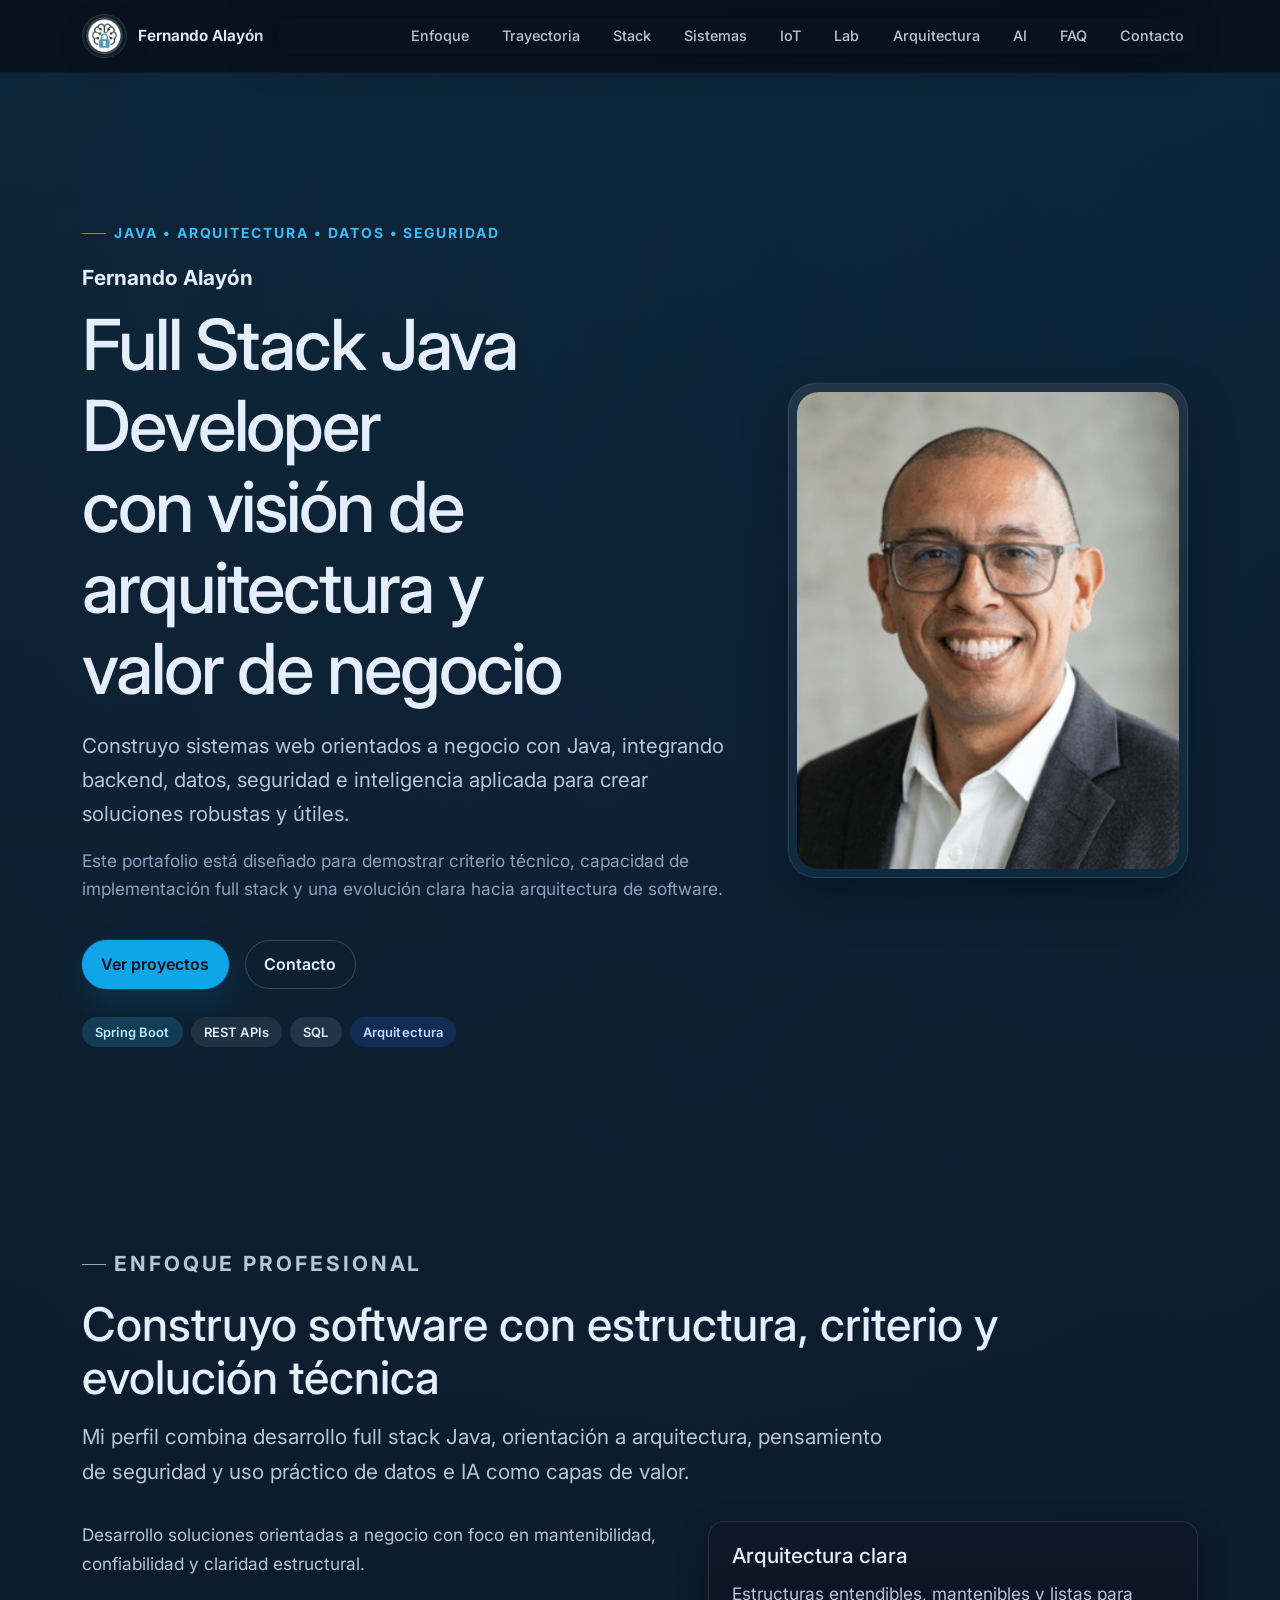
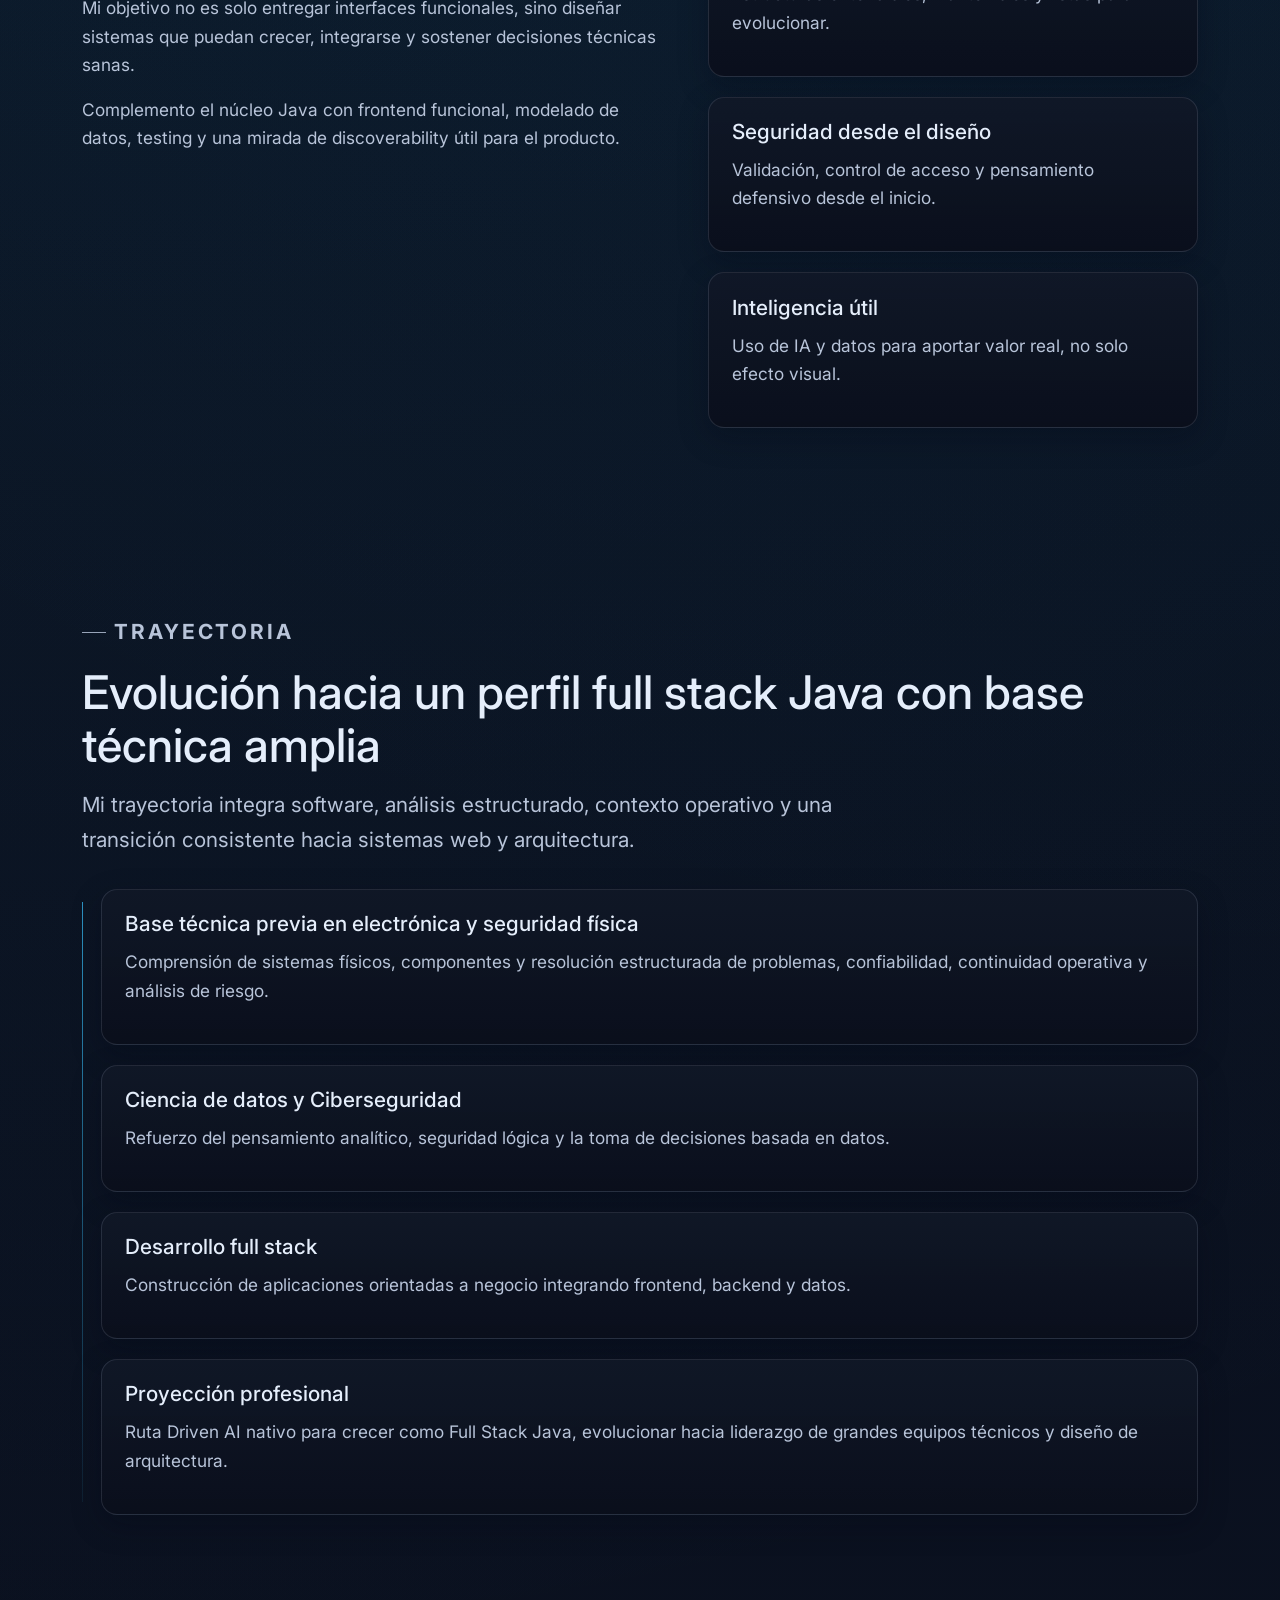
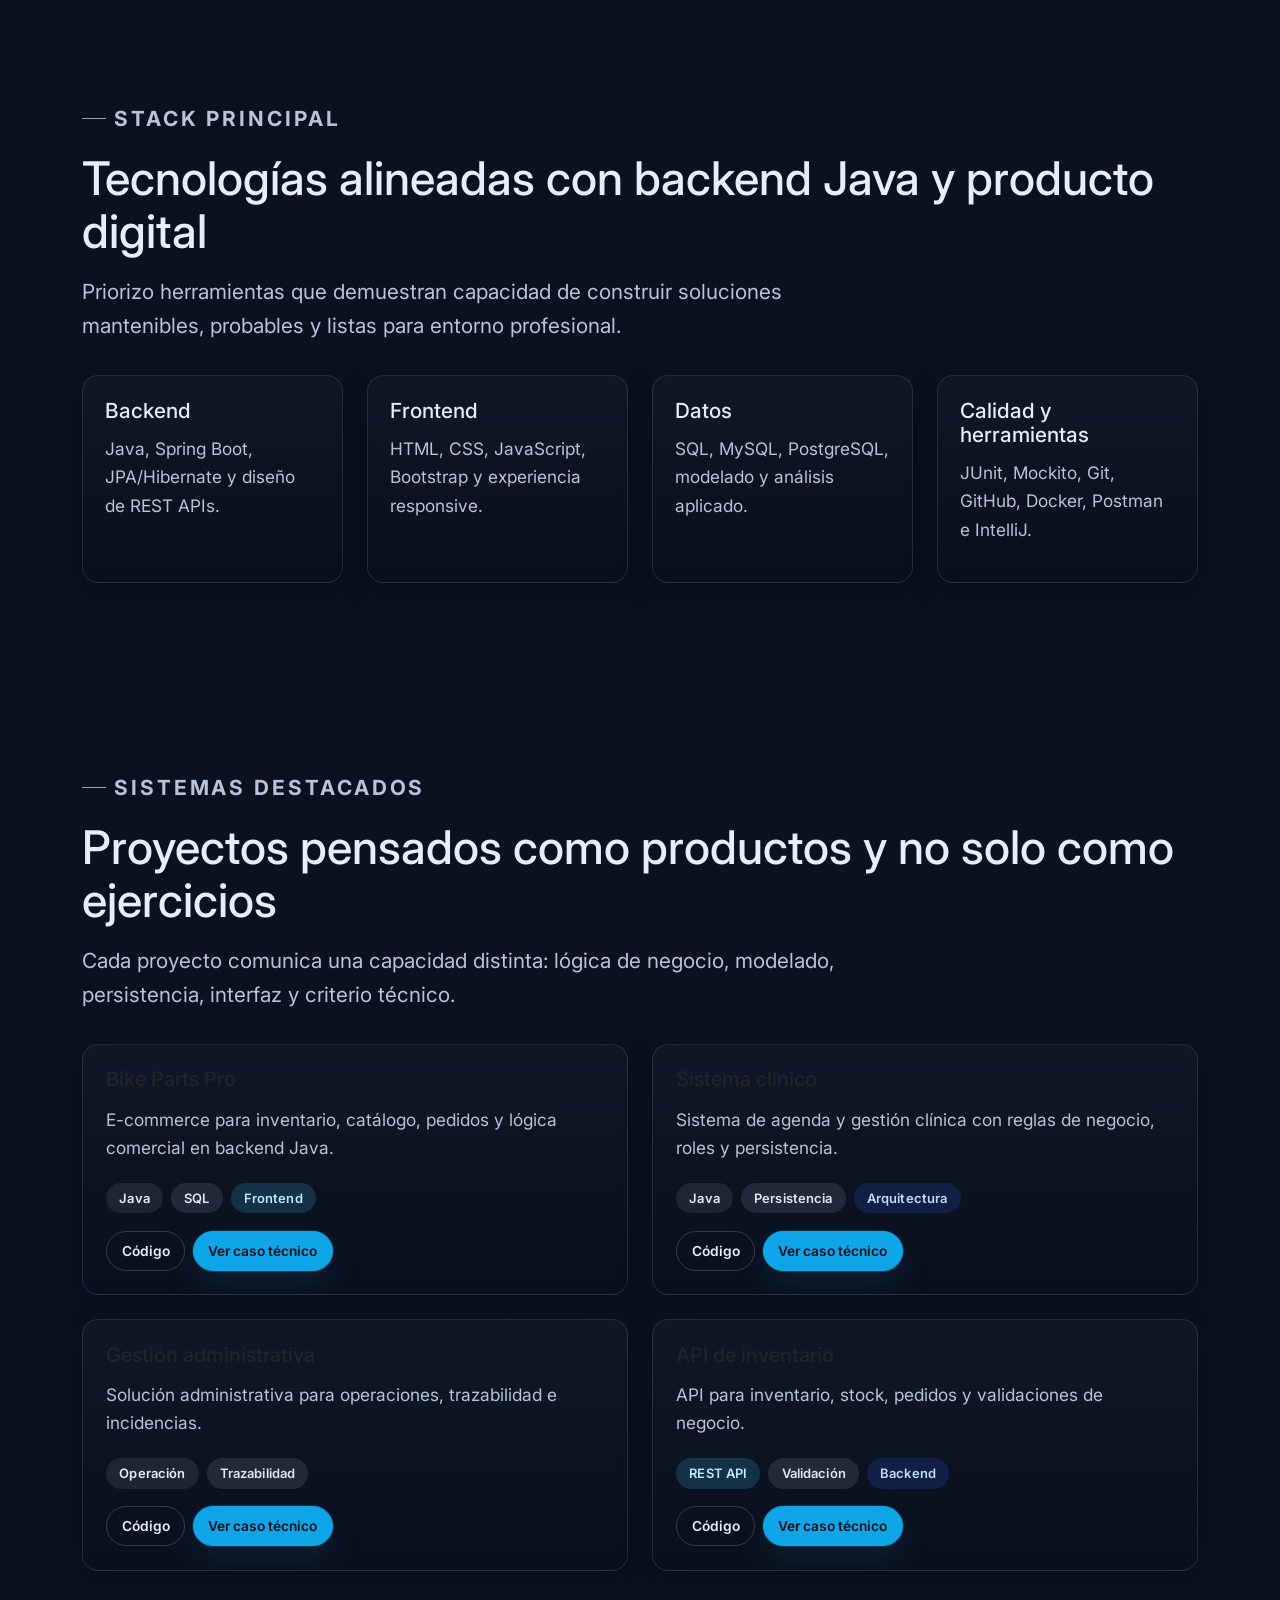
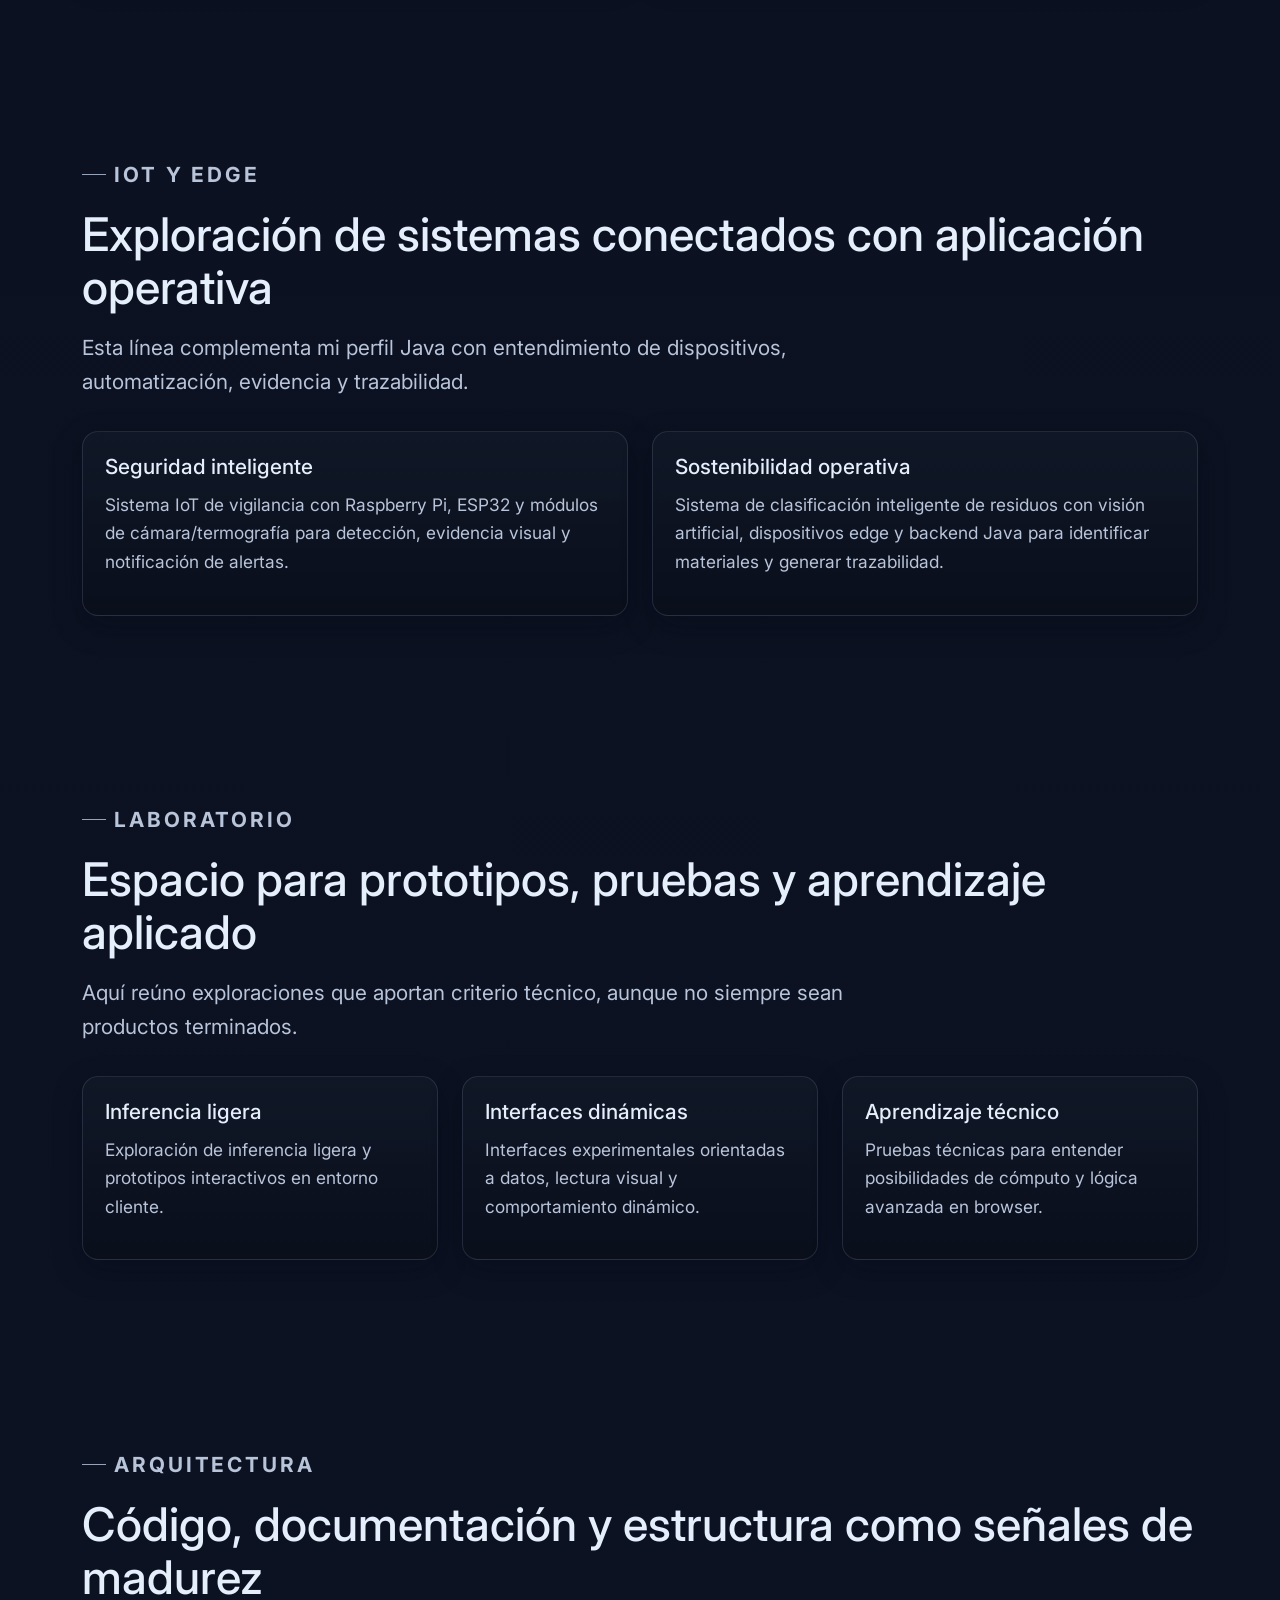
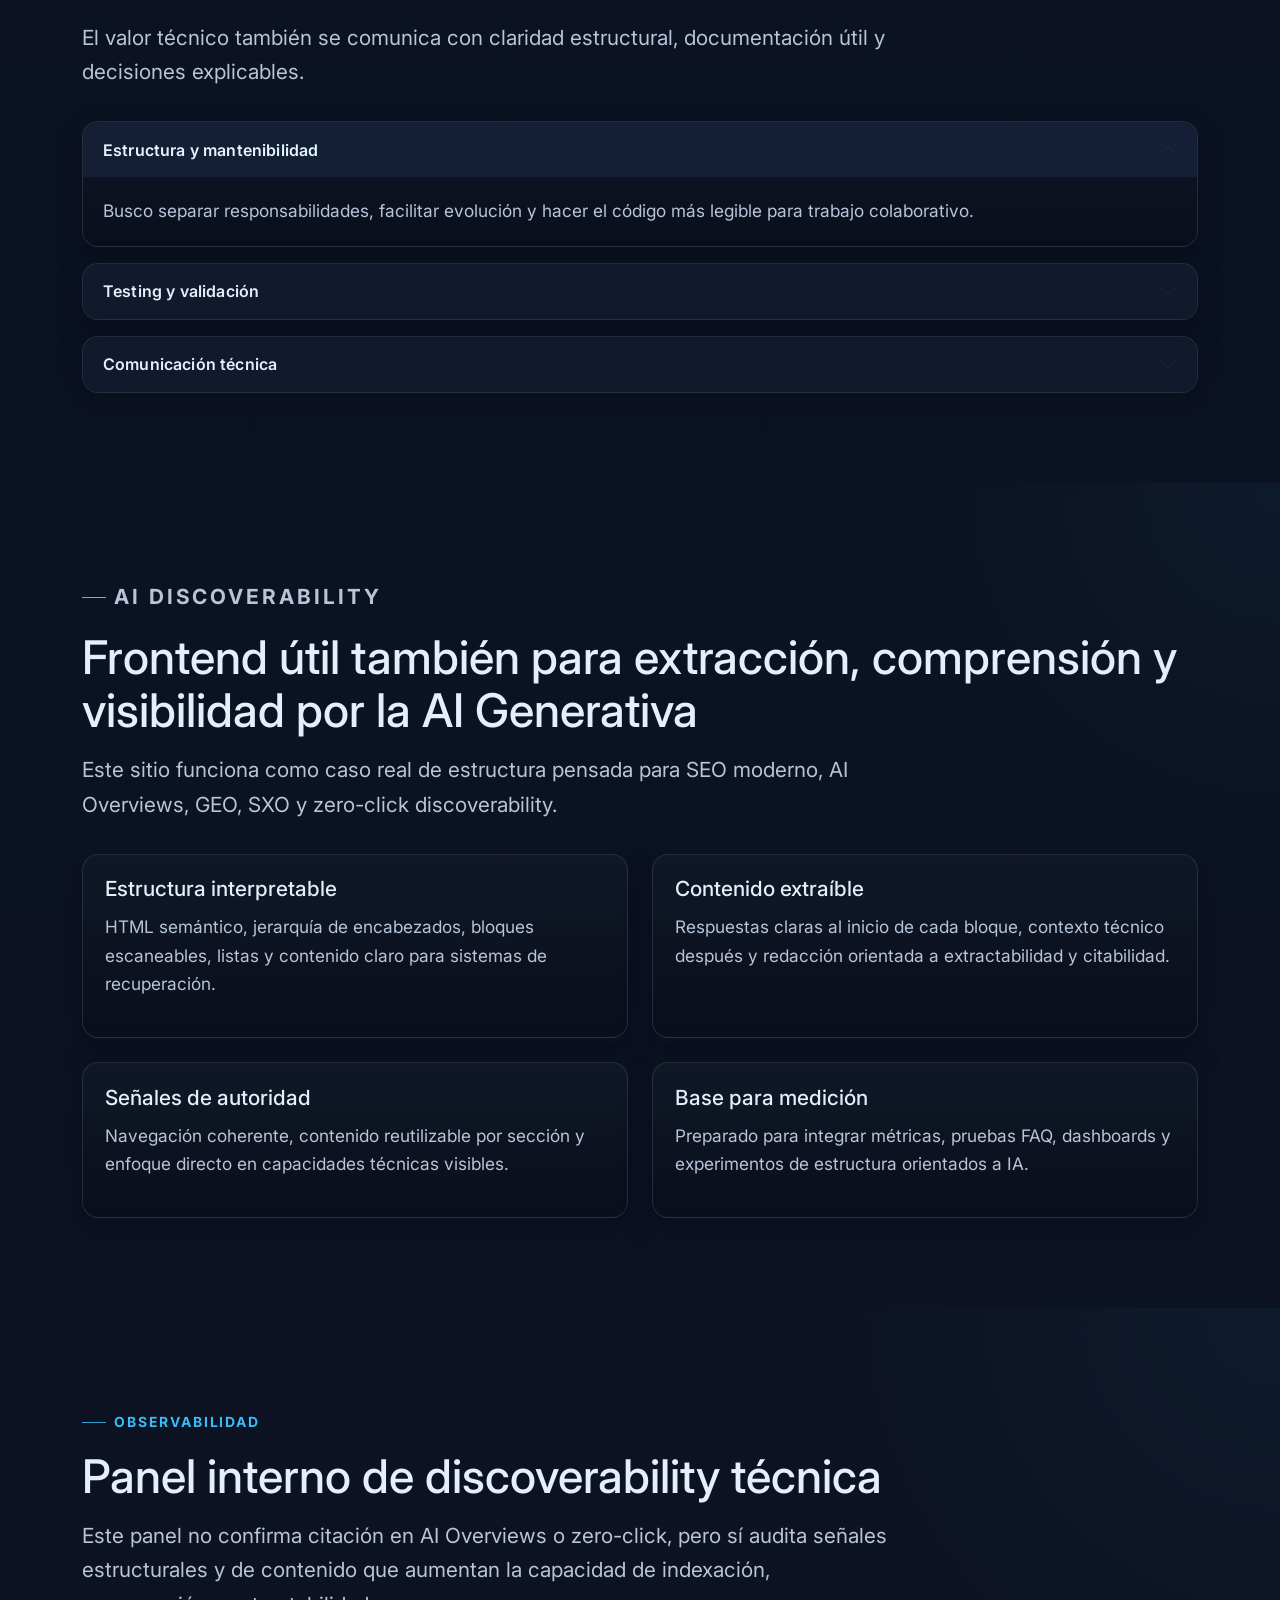
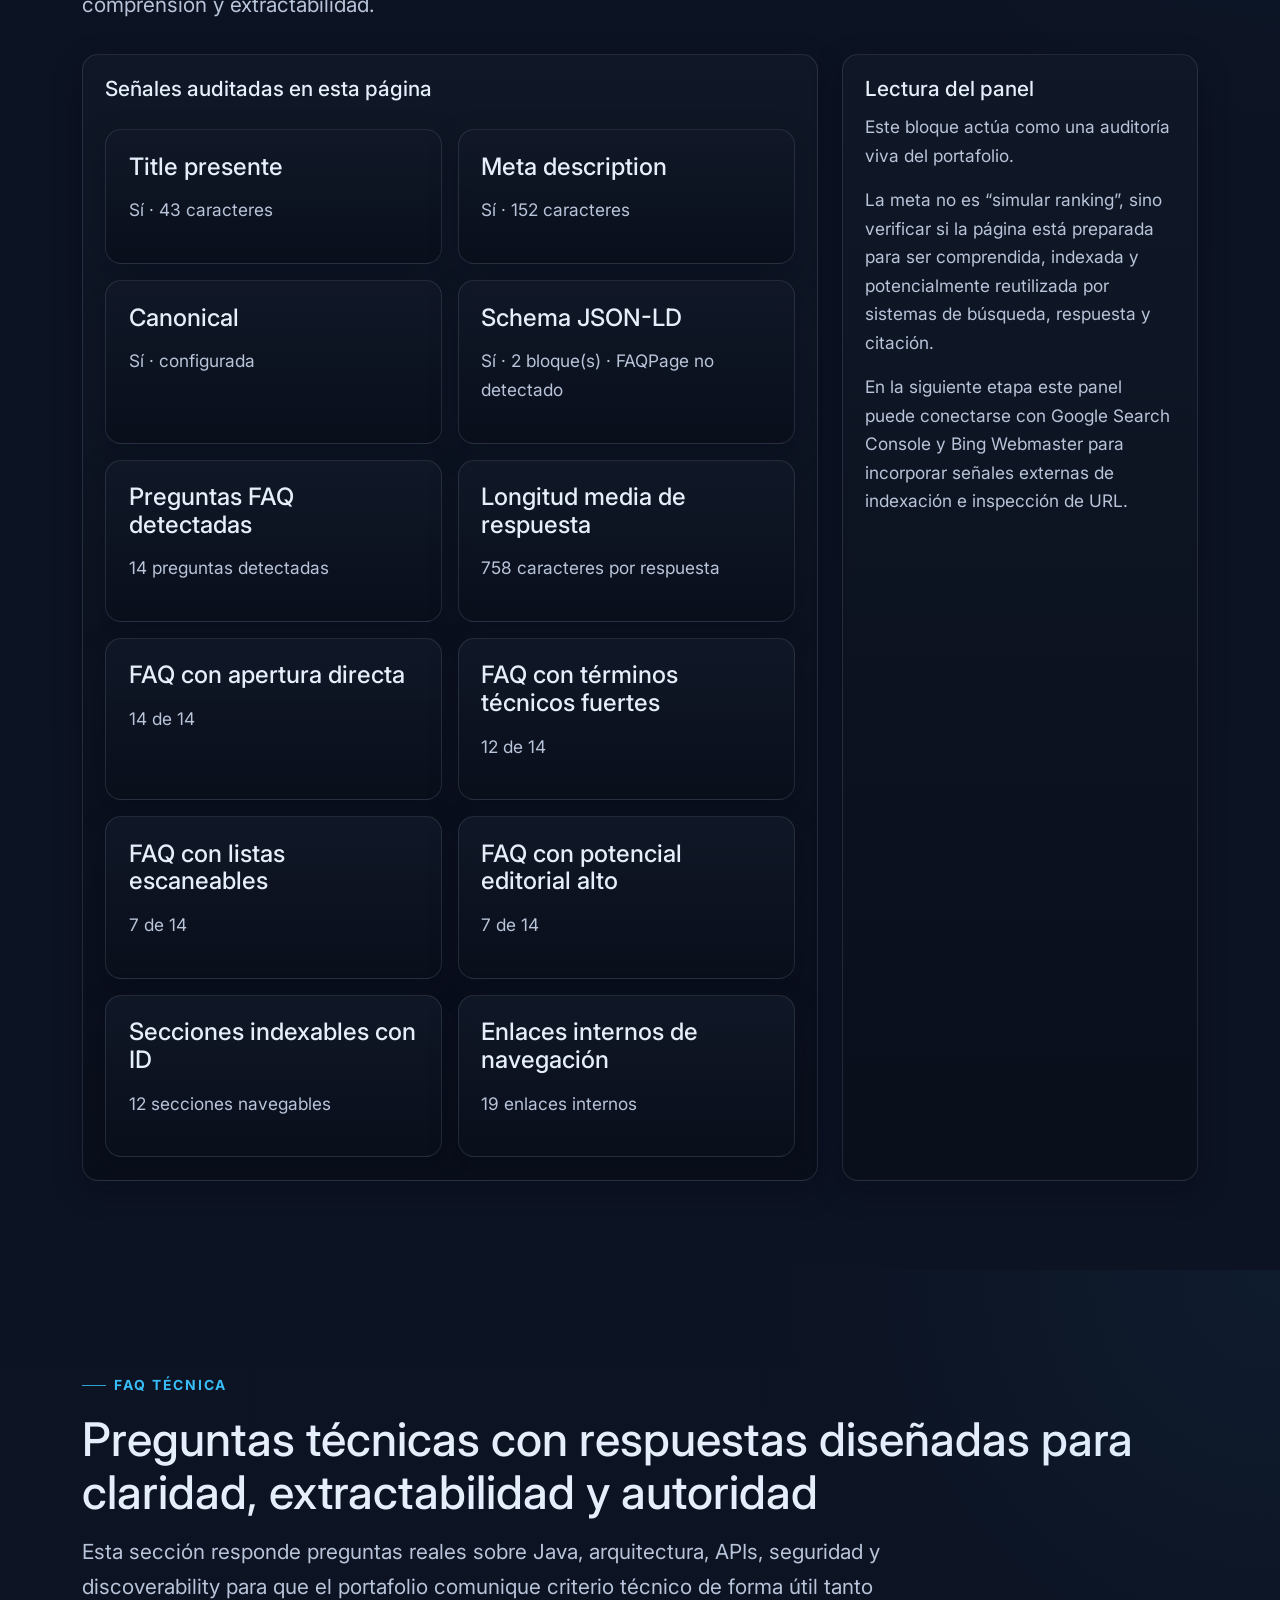
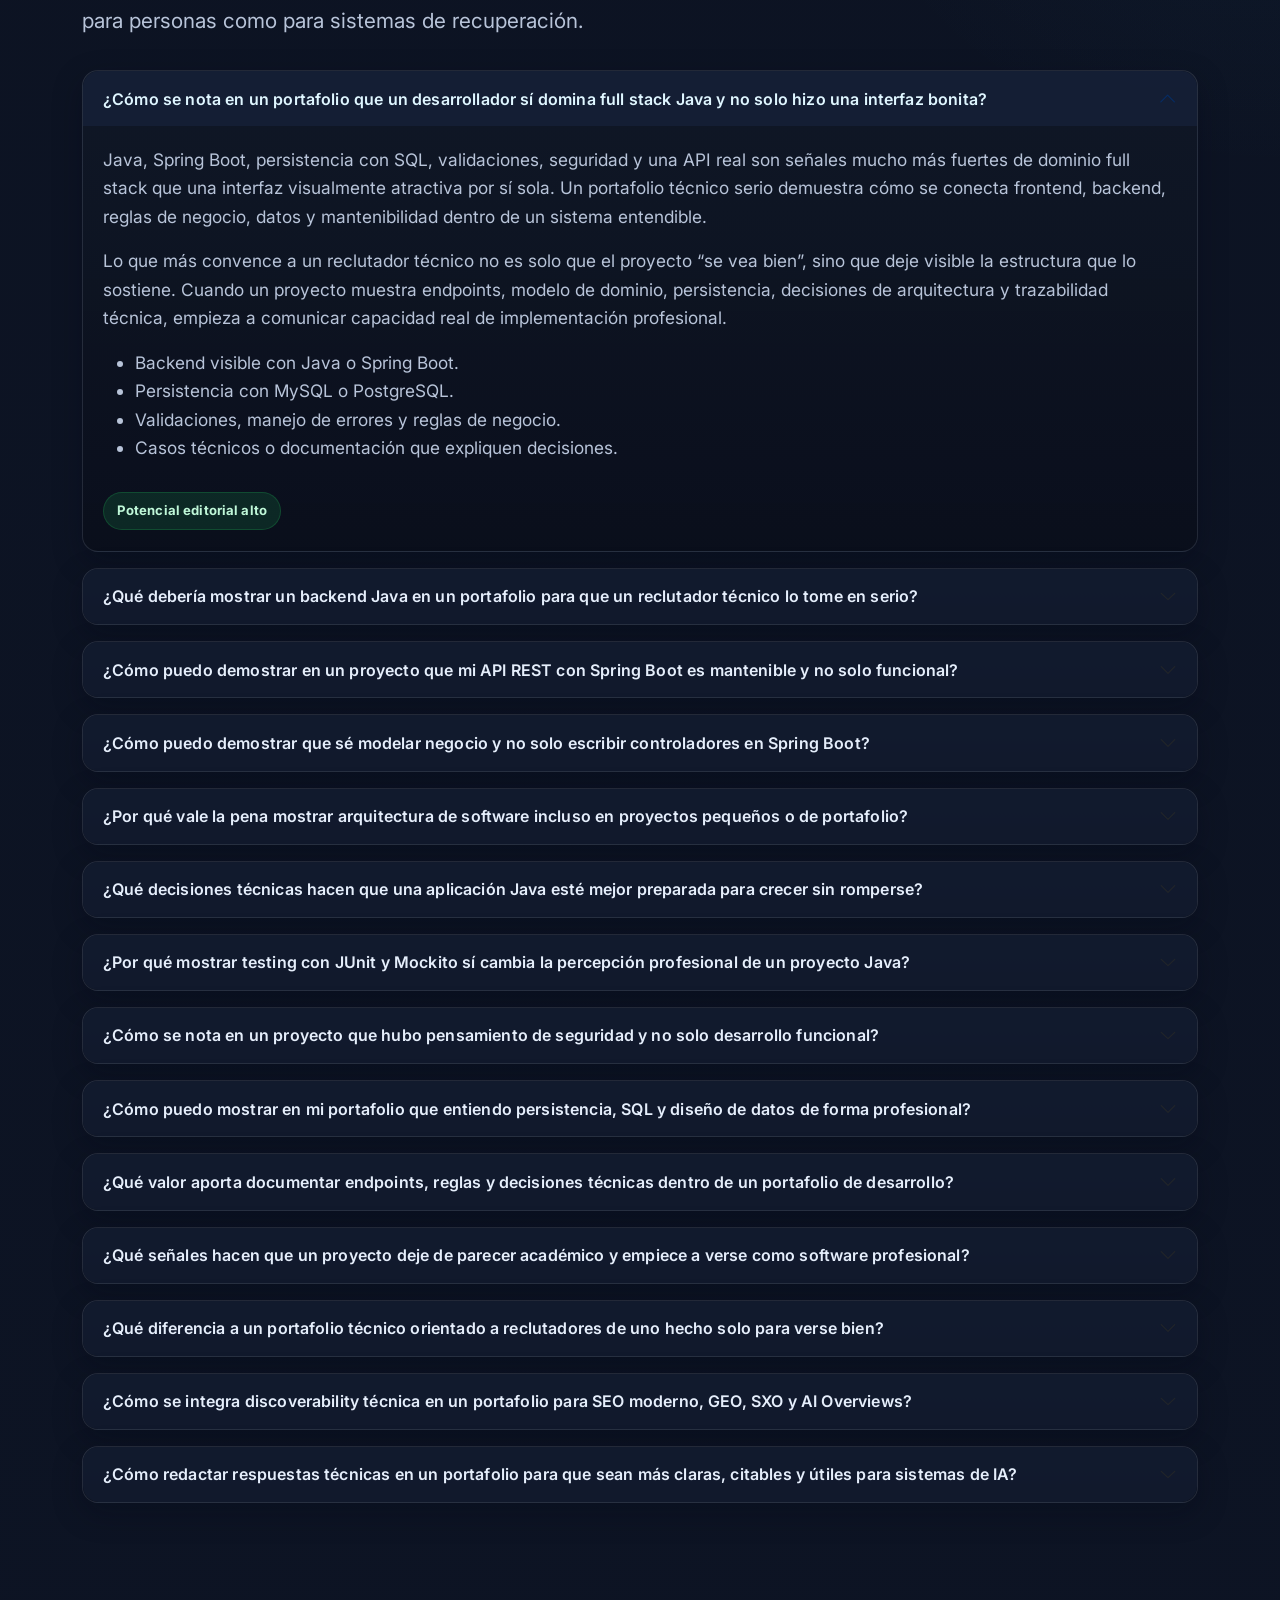
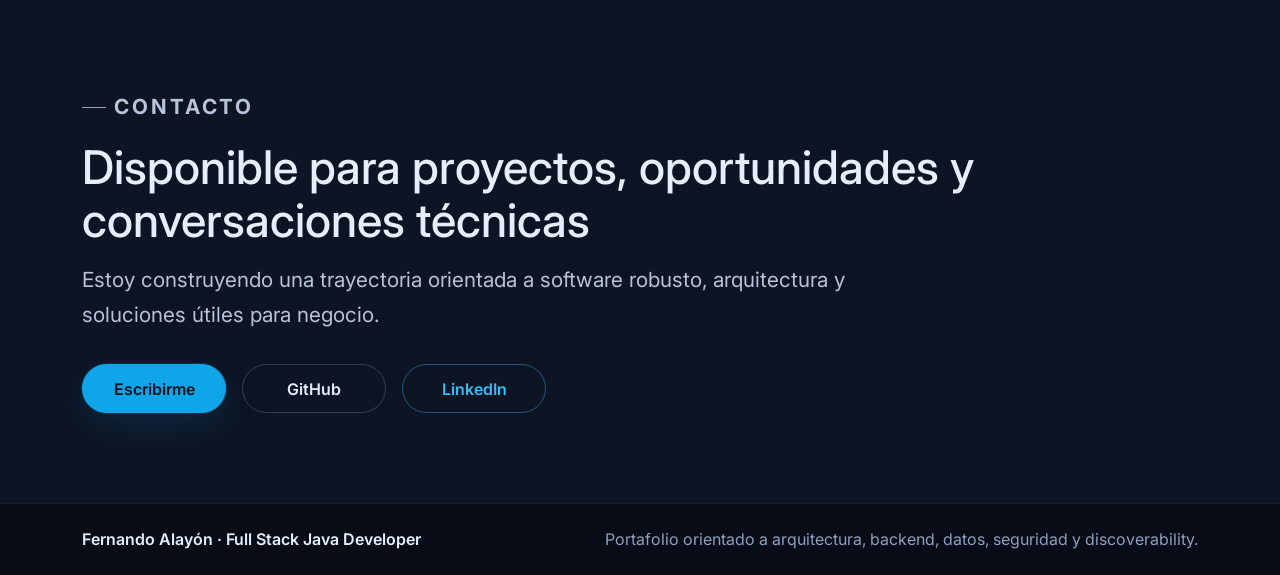
<file: Entrega 2/index.html>
<!DOCTYPE html>
<html lang="es">
<head>
  <meta name="google-site-verification" content="S_KBpQAYYqkaxsY3k48wrCAGNOmHRHPeMCpYnAm2YLo" />
  <meta charset="UTF-8" />
  <meta name="viewport" content="width=device-width, initial-scale=1.0" />
  <meta
    name="description"
    content="Portafolio profesional de Fernando Alayón, desarrollador Full Stack Java con enfoque en arquitectura, backend, datos, seguridad e inteligencia aplicada."
  />
  <title>Fernando Alayón | Full Stack Java Developer</title>
  <meta
    name="description"
    content="Portafolio de Fernando Alayón, desarrollador Full Stack Java orientado a arquitectura, APIs, backend con Spring Boot, datos, seguridad y discoverability técnica para SEO moderno, GEO, SXO y zero-click."
  />
  <meta
    name="keywords"
    content="Fernando Alayón, Full Stack Java Developer, Spring Boot, arquitectura de software, APIs REST, backend Java, portafolio Java, discoverability, SEO técnico, GEO, SXO, zero-click"
  />
  <meta name="author" content="Fernando Alayón" />
  <meta name="robots" content="index,follow,max-snippet:-1,max-image-preview:large,max-video-preview:-1" />
  <link rel="canonical" href="https://portafolio-freddy-fernando-alayon.netlify.app/" />

  <meta property="og:type" content="website" />
  <meta property="og:locale" content="es_CO" />
  <meta property="og:title" content="Fernando Alayón | Full Stack Java Developer y Arquitectura" />
  <meta
    property="og:description"
    content="Portafolio técnico orientado a Java, arquitectura, APIs, seguridad, datos y discoverability para buscadores y sistemas de respuesta."
  />
  <meta property="og:url" content="https://portafolio-freddy-fernando-alayon.netlify.app/" />
  <meta property="og:site_name" content="Fernando Alayón" />
  <meta property="og:image" content="https://portafolio-freddy-fernando-alayon.netlify.app/imagenes/preview-portafolio.jpg" />

  <meta name="twitter:card" content="summary_large_image" />
  <meta name="twitter:title" content="Fernando Alayón | Full Stack Java Developer y Arquitectura" />
  <meta
    name="twitter:description"
    content="Portafolio técnico con enfoque en Java, APIs, arquitectura, seguridad, datos y discoverability."
  />
  <meta name="twitter:image" content="https://portafolio-freddy-fernando-alayon.netlify.app/imagenes/preview-portafolio.jpg" />

  <script type="application/ld+json">
  {
    "@context": "https://schema.org",
    "@graph": [
      {
        "@type": "Person",
        "@id": "https://portafolio-freddy-fernando-alayon.netlify.app/#fernando-alayon",
        "name": "Fernando Alayón",
        "url": "https://portafolio-freddy-fernando-alayon.netlify.app/",
        "jobTitle": "Full Stack Java Developer",
        "description": "Desarrollador Full Stack Java orientado a arquitectura, backend robusto, APIs, datos, seguridad y discoverability técnica.",
        "knowsAbout": [
            "Java",
            "Spring Boot",
            "APIs REST",
            "Arquitectura de software",
            "SQL",
            "JPA/Hibernate",
            "Bootstrap",
            "SEO técnico",
            "Discoverability",
            "AI Overviews"
        ],
        "sameAs": [
            "https://github.com/feralayon",
            "https://www.linkedin.com/in/freddy-fernando-alayon-cubillos/"
        ]
      },
      {
        "@type": "WebSite",
        "@id": "https://portafolio-freddy-fernando-alayon.netlify.app/#website",
        "url": "https://portafolio-freddy-fernando-alayon.netlify.app",
        "name": "Portafolio de Fernando Alayón",
        "description": "Portafolio técnico con foco en Java, arquitectura, APIs, seguridad, datos y discoverability."
      },
      {
        "@type": "WebPage",
        "@id": "https://portafolio-freddy-fernando-alayon.netlify.app/#webpage",
        "url": "https://portafolio-freddy-fernando-alayon.netlify.app/",
        "name": "Fernando Alayón | Full Stack Java Developer, Arquitectura, APIs y Discoverability",
        "isPartOf": {
            "@id": "https://portafolio-freddy-fernando-alayon.netlify.app/#website"
        },
        "about": {
            "@id": "https://portafolio-freddy-fernando-alayon.netlify.app/#fernando-alayon"
        },
        "description": "Portafolio profesional orientado a arquitectura, backend Java, discoverability y soluciones de negocio."
      },
      {
        "@type": "BreadcrumbList",
        "@id": "https://portafolio-freddy-fernando-alayon.netlify.app/#breadcrumb",
        "itemListElement": [
          {
            "@type": "ListItem",
            "position": 1,
            "name": "Inicio",
            "item": "https://portafolio-freddy-fernando-alayon.netlify.app/"
          },
          {
            "@type": "ListItem",
            "position": 2,
            "name": "FAQ técnica",
            "item": "https://portafolio-freddy-fernando-alayon.netlify.app/#faq-tecnica"
          }
        ]
      }
    ]
  }
  </script>

  <link rel="preconnect" href="https://fonts.googleapis.com" />
  <link rel="preconnect" href="https://fonts.gstatic.com" crossorigin />
  <link
    href="https://fonts.googleapis.com/css2?family=Inter:wght@400;500;600;700;800&display=swap"
    rel="stylesheet"
  />

  <link
    href="https://cdn.jsdelivr.net/npm/bootstrap@5.3.3/dist/css/bootstrap.min.css"
    rel="stylesheet"
    integrity="sha384-QWTKZyjpPEjISv5WaRU9OFeRpok6YctnYmDr5pNlyT2bRjXh0JMhjY6hW+ALEwIH"
    crossorigin="anonymous"
  />

  <link rel="stylesheet" href="style.css" />
  <script id="faq-schema-jsonld" type="application/ld+json"></script>

  <link rel="icon" type="image/png" sizes="16x16" href="img/favicon-16x16.png">
  <link rel="icon" type="image/png" sizes="32x32" href="img/favicon-32x32.png">
  <link rel="apple-touch-icon" sizes="180x180" href="img/apple-touch-icon.png">


</head>
<body>
  <a class="enlace-saltar-contenido" href="#contenido-principal">Saltar al contenido principal</a>

  <header class="encabezado-sitio">
    <nav class="navbar navbar-expand-lg barra-navegacion-principal" aria-label="Navegación principal">
      <div class="container contenedor-encabezado">
        <a class="marca-personal" href="#inicio" aria-label="Ir al inicio">
          <span class="contenedor-logo-marca">
            <img
              src="img/LogoSI-ft.png"
              alt="Logo personal de Fernando Alayón"
              class="imagen-logo-marca"
              width="48"
              height="48"
            />
          </span>
          <span class="marca-personal-texto">Fernando Alayón</span>
        </a>

        <button
          class="navbar-toggler boton-menu-navegacion"
          type="button"
          data-bs-toggle="offcanvas"
          data-bs-target="#panel-navegacion-movil"
          aria-controls="panel-navegacion-movil"
          aria-label="Abrir menú de navegación"
        >
          <span class="navbar-toggler-icon"></span>
        </button>

        <div
          class="offcanvas offcanvas-end panel-navegacion-movil"
          tabindex="-1"
          id="panel-navegacion-movil"
          aria-labelledby="titulo-panel-navegacion-movil"
        >
          <div class="offcanvas-header encabezado-panel-navegacion">
            <h2 class="offcanvas-title titulo-panel-navegacion" id="titulo-panel-navegacion-movil">
              Navegación
            </h2>
            <button
              type="button"
              class="btn-close btn-close-white"
              data-bs-dismiss="offcanvas"
              aria-label="Cerrar menú"
            ></button>
          </div>

          <div class="offcanvas-body cuerpo-panel-navegacion">
            <ul class="navbar-nav lista-navegacion">
              <li class="nav-item"><a class="nav-link enlace-navegacion" href="#enfoque-profesional">Enfoque</a></li>
              <li class="nav-item"><a class="nav-link enlace-navegacion" href="#trayectoria-ingenieria">Trayectoria</a></li>
              <li class="nav-item"><a class="nav-link enlace-navegacion" href="#stack-principal">Stack</a></li>
              <li class="nav-item"><a class="nav-link enlace-navegacion" href="#sistemas-destacados">Sistemas</a></li>
              <li class="nav-item"><a class="nav-link enlace-navegacion" href="#iot-edge-sistemas-inteligentes">IoT</a></li>
              <li class="nav-item"><a class="nav-link enlace-navegacion" href="#laboratorio-inteligencia">Lab</a></li>
              <li class="nav-item"><a class="nav-link enlace-navegacion" href="#codigo-documentacion-arquitectura">Arquitectura</a></li>
              <li class="nav-item"><a class="nav-link enlace-navegacion" href="#ai-discoverability-engineering">AI</a></li>
              <li class="nav-item d-none d-xxl-block"><a class="nav-link enlace-navegacion" href="#observabilidad-discoverability">Observabilidad</a></li>
              <li class="nav-item"><a class="nav-link enlace-navegacion" href="#faq-tecnica">FAQ</a></li>
              <li class="nav-item"><a class="nav-link enlace-navegacion" href="#contacto">Contacto</a></li>
            </ul>
          </div>
        </div>
      </div>
    </nav>
  </header>

  <main id="contenido-principal" tabindex="-1">
    <section id="inicio" class="seccion-hero" aria-labelledby="titulo-hero">
      <div class="container">
        <div class="hero-grid">
          <div class="contenido-hero">
            <p class="etiqueta-superior">Java • Arquitectura • Datos • Seguridad</p>
            <p class="nombre-profesional">Fernando Alayón</p>
            <h1 id="titulo-hero">Full Stack Java Developer con visión de arquitectura y valor de negocio</h1>
            <p class="resumen-hero">
              Construyo sistemas web orientados a negocio con Java, integrando backend, datos, seguridad e inteligencia aplicada para crear soluciones robustas y útiles.
            </p>
            <p class="texto-apoyo-hero">
              Este portafolio está diseñado para demostrar criterio técnico, capacidad de implementación full stack y una evolución clara hacia arquitectura de software.
            </p>

            <div class="acciones-hero d-flex flex-wrap gap-3">
              <a href="#sistemas-destacados" class="btn btn-info">Ver proyectos</a>
              <a href="#contacto" class="btn btn-outline-light">Contacto</a>
            </div>

            <div class="contenedor-insignias-tecnicas d-flex flex-wrap gap-2" aria-label="Tecnologías principales">
              <span class="badge rounded-pill text-bg-info">Spring Boot</span>
              <span class="badge rounded-pill text-bg-dark">REST APIs</span>
              <span class="badge rounded-pill text-bg-secondary">SQL</span>
              <span class="badge rounded-pill text-bg-primary">Arquitectura</span>
            </div>
          </div>

          <div class="bloque-fotografia-hero">
            <div class="marco-fotografia-hero">
              <img
                src="img/PIC_FERNANDOALAYON.png"
                alt="Fotografía profesional de Fernando Alayón"
                class="fotografia-hero"
                width="800"
                height="1000"
                loading="lazy"
              />
            </div>
          </div>
        </div>
      </div>
    </section>

    <section id="enfoque-profesional" class="seccion-enfoque-profesional" aria-labelledby="titulo-enfoque-profesional">
      <div class="container">
        <div class="encabezado-seccion">
          <p class="etiqueta-seccion">Enfoque profesional</p>
          <h2 id="titulo-enfoque-profesional">Construyo software con estructura, criterio y evolución técnica</h2>
          <p>
            Mi perfil combina desarrollo full stack Java, orientación a arquitectura, pensamiento de seguridad y uso práctico de datos e IA como capas de valor.
          </p>
        </div>

        <div class="rejilla-enfoque-profesional">
          <div class="bloque-texto-enfoque">
            <p>
              Desarrollo soluciones orientadas a negocio con foco en mantenibilidad, confiabilidad y claridad estructural.
            </p>
            <p>
              Mi objetivo no es solo entregar interfaces funcionales, sino diseñar sistemas que puedan crecer, integrarse y sostener decisiones técnicas sanas.
            </p>
            <p>
              Complemento el núcleo Java con frontend funcional, modelado de datos, testing y una mirada de discoverability útil para el producto.
            </p>
          </div>

          <div class="lista-principios-profesionales">
            <article class="tarjeta-principio-profesional">
              <h3>Arquitectura clara</h3>
              <p>Estructuras entendibles, mantenibles y listas para evolucionar.</p>
            </article>
            <article class="tarjeta-principio-profesional">
              <h3>Seguridad desde el diseño</h3>
              <p>Validación, control de acceso y pensamiento defensivo desde el inicio.</p>
            </article>
            <article class="tarjeta-principio-profesional">
              <h3>Inteligencia útil</h3>
              <p>Uso de IA y datos para aportar valor real, no solo efecto visual.</p>
            </article>
          </div>
        </div>
      </div>
    </section>

    <section id="trayectoria-ingenieria" class="seccion-trayectoria-ingenieria" aria-labelledby="titulo-trayectoria-ingenieria">
      <div class="container">
        <div class="encabezado-seccion">
          <p class="etiqueta-seccion">Trayectoria</p>
          <h2 id="titulo-trayectoria-ingenieria">Evolución hacia un perfil full stack Java con base técnica amplia</h2>
          <p>
            Mi trayectoria integra software, análisis estructurado, contexto operativo y una transición consistente hacia sistemas web y arquitectura.
          </p>
        </div>

        <div class="linea-tiempo-profesional">
          <article class="item-linea-tiempo">
            <h3>Base técnica previa en electrónica y seguridad física</h3>
            <p>Comprensión de sistemas físicos, componentes y resolución estructurada de problemas, confiabilidad, continuidad operativa y análisis de riesgo.</p>
          </article>
          <article class="item-linea-tiempo">
            <h3>Ciencia de datos y Ciberseguridad</h3>
            <p>Refuerzo del pensamiento analítico, seguridad lógica y la toma de decisiones basada en datos.</p>
          </article>
          <article class="item-linea-tiempo">
            <h3>Desarrollo full stack</h3>
            <p>Construcción de aplicaciones orientadas a negocio integrando frontend, backend y datos.</p>
          </article>
          <article class="item-linea-tiempo">
            <h3>Proyección profesional</h3>
            <p>Ruta Driven AI nativo para crecer como Full Stack Java, evolucionar hacia liderazgo de grandes equipos técnicos y diseño de arquitectura.</p>
          </article>
        </div>
      </div>
    </section>

    <section id="stack-principal" class="seccion-stack-principal" aria-labelledby="titulo-stack-principal">
      <div class="container">
        <div class="encabezado-seccion">
          <p class="etiqueta-seccion">Stack principal</p>
          <h2 id="titulo-stack-principal">Tecnologías alineadas con backend Java y producto digital</h2>
          <p>
            Priorizo herramientas que demuestran capacidad de construir soluciones mantenibles, probables y listas para entorno profesional.
          </p>
        </div>

        <div class="row g-4">
          <div class="col-md-6 col-xl-3">
            <article class="grupo-tecnologias h-100">
              <h3>Backend</h3>
              <p>Java, Spring Boot, JPA/Hibernate y diseño de REST APIs.</p>
            </article>
          </div>
          <div class="col-md-6 col-xl-3">
            <article class="grupo-tecnologias h-100">
              <h3>Frontend</h3>
              <p>HTML, CSS, JavaScript, Bootstrap y experiencia responsive.</p>
            </article>
          </div>
          <div class="col-md-6 col-xl-3">
            <article class="grupo-tecnologias h-100">
              <h3>Datos</h3>
              <p>SQL, MySQL, PostgreSQL, modelado y análisis aplicado.</p>
            </article>
          </div>
          <div class="col-md-6 col-xl-3">
            <article class="grupo-tecnologias h-100">
              <h3>Calidad y herramientas</h3>
              <p>JUnit, Mockito, Git, GitHub, Docker, Postman e IntelliJ.</p>
            </article>
          </div>
        </div>
      </div>
    </section>

    <section id="sistemas-destacados" class="seccion-sistemas-destacados" aria-labelledby="titulo-sistemas-destacados">
      <div class="container">
        <div class="encabezado-seccion">
          <p class="etiqueta-seccion">Sistemas destacados</p>
          <h2 id="titulo-sistemas-destacados">Proyectos pensados como productos y no solo como ejercicios</h2>
          <p>
            Cada proyecto comunica una capacidad distinta: lógica de negocio, modelado, persistencia, interfaz y criterio técnico.
          </p>
        </div>

        <div class="row g-4">
          <div class="col-lg-6">
            <article class="card tarjeta-proyecto-destacado h-100">
              <div class="card-body">
                <h3 class="card-title">Bike Parts Pro</h3>
                <p class="card-text">
                E-commerce para inventario, catálogo, pedidos y lógica comercial en backend Java.
                </p>
                <div class="d-flex flex-wrap gap-2 mb-3">
                  <span class="badge rounded-pill text-bg-dark">Java</span>
                  <span class="badge rounded-pill text-bg-secondary">SQL</span>
                  <span class="badge rounded-pill text-bg-info">Frontend</span>
                </div>
                <div class="d-flex flex-wrap gap-2">
                  <a href="#" class="btn btn-outline-light btn-sm">Código</a>
                  <button
                    type="button"
                    class="btn btn-info btn-sm"
                    data-bs-toggle="modal"
                    data-bs-target="#modal-bike-parts-pro"
                  >
                    Ver caso técnico
                  </button>
                </div>
              </div>
            </article>
        </div>

        <div class="col-lg-6">
            <article class="card tarjeta-proyecto-destacado h-100">
              <div class="card-body">
                <h3 class="card-title">Sistema clínico</h3>
                <p class="card-text">
                Sistema de agenda y gestión clínica con reglas de negocio, roles y persistencia.
                </p>
                <div class="d-flex flex-wrap gap-2 mb-3">
                  <span class="badge rounded-pill text-bg-dark">Java</span>
                  <span class="badge rounded-pill text-bg-secondary">Persistencia</span>
                  <span class="badge rounded-pill text-bg-primary">Arquitectura</span>
                </div>
                <div class="d-flex flex-wrap gap-2">
                  <a href="#" class="btn btn-outline-light btn-sm">Código</a>
                  <button
                    type="button"
                    class="btn btn-info btn-sm"
                    data-bs-toggle="modal"
                    data-bs-target="#modal-sistema-clinico"
                  >
                    Ver caso técnico
                  </button>
                </div>
              </div>
            </article>
        </div>

        <div class="col-lg-6">
            <article class="card tarjeta-proyecto-destacado h-100">
              <div class="card-body">
                <h3 class="card-title">Gestión administrativa</h3>
                <p class="card-text">
                Solución administrativa para operaciones, trazabilidad e incidencias.
                </p>
                <div class="d-flex flex-wrap gap-2 mb-3">
                  <span class="badge rounded-pill text-bg-dark">Operación</span>
                  <span class="badge rounded-pill text-bg-secondary">Trazabilidad</span>
                </div>
                <div class="d-flex flex-wrap gap-2">
                  <a href="#" class="btn btn-outline-light btn-sm">Código</a>
                  <button
                    type="button"
                    class="btn btn-info btn-sm"
                    data-bs-toggle="modal"
                    data-bs-target="#modal-gestion-administrativa"
                  >
                    Ver caso técnico
                  </button>
                </div>
              </div>
            </article>
        </div>

        <div class="col-lg-6">
            <article class="card tarjeta-proyecto-destacado h-100">
              <div class="card-body">
                <h3 class="card-title">API de inventario</h3>
                <p class="card-text">
                API para inventario, stock, pedidos y validaciones de negocio.
                </p>
                <div class="d-flex flex-wrap gap-2 mb-3">
                  <span class="badge rounded-pill text-bg-info">REST API</span>
                  <span class="badge rounded-pill text-bg-secondary">Validación</span>
                  <span class="badge rounded-pill text-bg-primary">Backend</span>
                </div>
                <div class="d-flex flex-wrap gap-2">
                <a href="#" class="btn btn-outline-light btn-sm">Código</a>
                  <button
                    type="button"
                    class="btn btn-info btn-sm"
                    data-bs-toggle="modal"
                    data-bs-target="#modal-api-inventario"
                  >
                    Ver caso técnico
                  </button>
                </div>
              </div>
            </article>
          </div>
        </div>
      </div>
    </section>

    <section id="iot-edge-sistemas-inteligentes" class="seccion-iot-edge" aria-labelledby="titulo-iot-edge">
      <div class="container">
        <div class="encabezado-seccion">
          <p class="etiqueta-seccion">IoT y edge</p>
          <h2 id="titulo-iot-edge">Exploración de sistemas conectados con aplicación operativa</h2>
          <p>
            Esta línea complementa mi perfil Java con entendimiento de dispositivos, automatización, evidencia y trazabilidad.
          </p>
        </div>

        <div class="row g-4">
          <div class="col-lg-6">
            <article class="grupo-tecnologias h-100">
              <h3>Seguridad inteligente</h3>
              <p>Sistema IoT de vigilancia con Raspberry Pi, ESP32 y módulos de cámara/termografía para detección, evidencia visual y notificación de alertas.</p>
            </article>
          </div>
          <div class="col-lg-6">
            <article class="grupo-tecnologias h-100">
              <h3>Sostenibilidad operativa</h3>
              <p>Sistema de clasificación inteligente de residuos con visión artificial, dispositivos edge y backend Java para identificar materiales y generar trazabilidad.</p>
            </article>
          </div>
        </div>
      </div>
    </section>

    <section id="laboratorio-inteligencia" class="seccion-laboratorio-inteligencia" aria-labelledby="titulo-laboratorio-inteligencia">
      <div class="container">
        <div class="encabezado-seccion">
          <p class="etiqueta-seccion">Laboratorio</p>
          <h2 id="titulo-laboratorio-inteligencia">Espacio para prototipos, pruebas y aprendizaje aplicado</h2>
          <p>
            Aquí reúno exploraciones que aportan criterio técnico, aunque no siempre sean productos terminados.
          </p>
        </div>

        <div class="row g-4">
          <div class="col-md-4">
            <article class="tarjeta-laboratorio">
              <h3>Inferencia ligera</h3>
              <p>Exploración de inferencia ligera y prototipos interactivos en entorno cliente.</p>
            </article>
          </div>
          <div class="col-md-4">
            <article class="tarjeta-laboratorio">
              <h3>Interfaces dinámicas</h3>
              <p>Interfaces experimentales orientadas a datos, lectura visual y comportamiento dinámico.</p>
            </article>
          </div>
          <div class="col-md-4">
            <article class="tarjeta-laboratorio">
              <h3>Aprendizaje técnico</h3>
              <p>Pruebas técnicas para entender posibilidades de cómputo y lógica avanzada en browser.</p>
            </article>
          </div>
        </div>
      </div>
    </section>

    <section id="codigo-documentacion-arquitectura" class="seccion-codigo-documentacion-arquitectura" aria-labelledby="titulo-codigo-documentacion-arquitectura">
      <div class="container">
        <div class="encabezado-seccion">
          <p class="etiqueta-seccion">Arquitectura</p>
          <h2 id="titulo-codigo-documentacion-arquitectura">Código, documentación y estructura como señales de madurez</h2>
          <p>
            El valor técnico también se comunica con claridad estructural, documentación útil y decisiones explicables.
          </p>
        </div>

        <div class="accordion acordeon-arquitectura" id="acordeonArquitectura">
          <div class="accordion-item item-acordeon-arquitectura">
            <h3 class="accordion-header">
              <button class="accordion-button" type="button" data-bs-toggle="collapse" data-bs-target="#colapsoUno" aria-expanded="true">
                Estructura y mantenibilidad
              </button>
            </h3>
            <div id="colapsoUno" class="accordion-collapse collapse show" data-bs-parent="#acordeonArquitectura">
              <div class="accordion-body">
                Busco separar responsabilidades, facilitar evolución y hacer el código más legible para trabajo colaborativo.
              </div>
            </div>
          </div>

          <div class="accordion-item item-acordeon-arquitectura">
            <h3 class="accordion-header">
              <button class="accordion-button collapsed" type="button" data-bs-toggle="collapse" data-bs-target="#colapsoDos" aria-expanded="false">
                Testing y validación
              </button>
            </h3>
            <div id="colapsoDos" class="accordion-collapse collapse" data-bs-parent="#acordeonArquitectura">
              <div class="accordion-body">
                Incorporo pruebas, validaciones y manejo de errores como parte de un enfoque profesional, no como capa posterior.
              </div>
            </div>
          </div>

          <div class="accordion-item item-acordeon-arquitectura">
            <h3 class="accordion-header">
              <button class="accordion-button collapsed" type="button" data-bs-toggle="collapse" data-bs-target="#colapsoTres" aria-expanded="false">
                Comunicación técnica
              </button>
            </h3>
            <div id="colapsoTres" class="accordion-collapse collapse" data-bs-parent="#acordeonArquitectura">
              <div class="accordion-body">
                Documentar APIs, explicar decisiones y estructurar bien los proyectos también forma parte del valor que entrego.
              </div>
            </div>
          </div>
        </div>
      </div>
    </section>

    <section id="ai-discoverability-engineering" class="seccion-ai-discoverability-engineering" aria-labelledby="titulo-ai-discoverability-engineering">
      <div class="container">
        <div class="encabezado-seccion">
          <p class="etiqueta-seccion">AI discoverability</p>
          <h2 id="titulo-ai-discoverability-engineering">Frontend útil también para extracción, comprensión y visibilidad por la AI Generativa</h2>
          <p>
            Este sitio funciona como caso real de estructura pensada para SEO moderno, AI Overviews, GEO, SXO y zero-click discoverability.
          </p>
        </div>

        <div class="row g-4">
          <div class="col-lg-6">
            <article class="grupo-tecnologias h-100">
              <h3>Estructura interpretable</h3>
              <p>HTML semántico, jerarquía de encabezados, bloques escaneables, listas y contenido claro para sistemas de recuperación.</p>
            </article>
          </div>
          <div class="col-lg-6">
            <article class="grupo-tecnologias h-100">
              <h3>Contenido extraíble</h3>
              <p>Respuestas claras al inicio de cada bloque, contexto técnico después y redacción orientada a extractabilidad y citabilidad.</p>
            </article>
          </div>
          <div class="col-lg-6">
            <article class="tarjeta-laboratorio h-100">
              <h3>Señales de autoridad</h3>
              <p>Navegación coherente, contenido reutilizable por sección y enfoque directo en capacidades técnicas visibles.</p>
            </article>
          </div>
          <div class="col-lg-6">
            <article class="tarjeta-laboratorio h-100">
              <h3>Base para medición</h3>
              <p>Preparado para integrar métricas, pruebas FAQ, dashboards y experimentos de estructura orientados a IA.</p>
            </article>
          </div>
        </div>
      </div>
    </section>

    <section id="observabilidad-discoverability" class="seccion-ai-discoverability-engineering">
      <div class="container">
        <header class="encabezado-seccion">
          <span class="etiqueta-seccion">Observabilidad</span>
          <h2>Panel interno de discoverability técnica</h2>
          <p>
            Este panel no confirma citación en AI Overviews o zero-click, pero sí audita señales estructurales
            y de contenido que aumentan la capacidad de indexación, comprensión y extractabilidad.
          </p>
        </header>

        <div class="row g-4">
          <div class="col-lg-8">
            <div class="tarjeta-laboratorio h-100">
              <h3>Señales auditadas en esta página</h3>
              <div class="row g-3 mt-1" id="panel-metricas-discoverability">
                <div class="col-md-6">
                  <div class="grupo-tecnologias h-100">
                    <h4>Title presente</h4>
                    <p id="metrica-title">Pendiente</p>
                  </div>
                </div>
                <div class="col-md-6">
                  <div class="grupo-tecnologias h-100">
                    <h4>Meta description</h4>
                    <p id="metrica-description">Pendiente</p>
                  </div>
                </div>
                <div class="col-md-6">
                  <div class="grupo-tecnologias h-100">
                    <h4>Canonical</h4>
                    <p id="metrica-canonical">Pendiente</p>
                  </div>
                </div>
                <div class="col-md-6">
                  <div class="grupo-tecnologias h-100">
                    <h4>Schema JSON-LD</h4>
                    <p id="metrica-schema">Pendiente</p>
                  </div>
                </div>
                <div class="col-md-6">
                  <div class="grupo-tecnologias h-100">
                    <h4>Preguntas FAQ detectadas</h4>
                    <p id="metrica-faq-count">Pendiente</p>
                  </div>
                </div>
                <div class="col-md-6">
                  <div class="grupo-tecnologias h-100">
                    <h4>Longitud media de respuesta</h4>
                    <p id="metrica-faq-length">Pendiente</p>
                  </div>
                </div>

                <div class="col-md-6">
                  <div class="grupo-tecnologias h-100">
                    <h4>FAQ con apertura directa</h4>
                    <p id="metrica-faq-directa">Pendiente</p>
                  </div>
                </div>

                <div class="col-md-6">
                  <div class="grupo-tecnologias h-100">
                    <h4>FAQ con términos técnicos fuertes</h4>
                    <p id="metrica-faq-terminos">Pendiente</p>
                  </div>
                </div>

                <div class="col-md-6">
                  <div class="grupo-tecnologias h-100">
                    <h4>FAQ con listas escaneables</h4>
                    <p id="metrica-faq-listas">Pendiente</p>
                  </div>
                </div>

                <div class="col-md-6">
                  <div class="grupo-tecnologias h-100">
                    <h4>FAQ con potencial editorial alto</h4>
                    <p id="metrica-faq-potencial">Pendiente</p>
                  </div>
                </div>
                <div class="col-md-6">
                  <div class="grupo-tecnologias h-100">
                    <h4>Secciones indexables con ID</h4>
                    <p id="metrica-secciones-id">Pendiente</p>
                  </div>
                </div>
                <div class="col-md-6">
                  <div class="grupo-tecnologias h-100">
                    <h4>Enlaces internos de navegación</h4>
                    <p id="metrica-enlaces-internos">Pendiente</p>
                </div>
              </div>
            </div>
          </div>
        </div>

        <div class="col-lg-4">
          <div class="tarjeta-laboratorio h-100">
            <h3>Lectura del panel</h3>
            <p>
                Este bloque actúa como una auditoría viva del portafolio.
            </p>
            <p>
                La meta no es “simular ranking”, sino verificar si la página está preparada para ser comprendida,
                indexada y potencialmente reutilizada por sistemas de búsqueda, respuesta y citación.
            </p>
            <p>
                En la siguiente etapa este panel puede conectarse con Google Search Console y Bing Webmaster
                para incorporar señales externas de indexación e inspección de URL.
            </p>
          </div>
        </div>
      </div>
    </div>
    </section>

    <section id="faq-tecnica" class="seccion-faq-tecnica">
    <div class="container">
      <header class="encabezado-seccion">
        <span class="etiqueta-seccion">FAQ técnica</span>
        <h2>Preguntas técnicas con respuestas diseñadas para claridad, extractabilidad y autoridad</h2>
        <p>
            Esta sección responde preguntas reales sobre Java, arquitectura, APIs, seguridad y discoverability
            para que el portafolio comunique criterio técnico de forma útil tanto para personas como para sistemas de recuperación.
        </p>
      </header>

      <div class="accordion acordeon-arquitectura" id="acordeon-faq-tecnica">
        <article class="accordion-item item-acordeon-arquitectura">
          <h3 class="accordion-header" id="faq-heading-1">
            <button
              class="accordion-button"
              type="button"
              data-bs-toggle="collapse"
              data-bs-target="#faq-collapse-1"
              aria-expanded="true"
              aria-controls="faq-collapse-1"
            >
              ¿Cómo se nota en un portafolio que un desarrollador sí domina full stack Java y no solo hizo una interfaz bonita?
            </button>
          </h3>
          <div
            id="faq-collapse-1"
            class="accordion-collapse collapse show"
            aria-labelledby="faq-heading-1"
            data-bs-parent="#acordeon-faq-tecnica"
          >
            <div class="accordion-body">
              <p>
                Java, Spring Boot, persistencia con SQL, validaciones, seguridad y una API real son señales mucho más fuertes de dominio full stack que una interfaz visualmente atractiva por sí sola. Un portafolio técnico serio demuestra cómo se conecta frontend, backend, reglas de negocio, datos y mantenibilidad dentro de un sistema entendible.
              </p>
              <p>
                Lo que más convence a un reclutador técnico no es solo que el proyecto “se vea bien”, sino que deje visible la estructura que lo sostiene. Cuando un proyecto muestra endpoints, modelo de dominio, persistencia, decisiones de arquitectura y trazabilidad técnica, empieza a comunicar capacidad real de implementación profesional.
              </p>
              <ul>
                <li>Backend visible con Java o Spring Boot.</li>
                <li>Persistencia con MySQL o PostgreSQL.</li>
                <li>Validaciones, manejo de errores y reglas de negocio.</li>
                <li>Casos técnicos o documentación que expliquen decisiones.</li>
              </ul>
            </div>
          </div>
        </article>

        <article class="accordion-item item-acordeon-arquitectura">
          <h3 class="accordion-header" id="faq-heading-2">
            <button
              class="accordion-button collapsed"
              type="button"
              data-bs-toggle="collapse"
              data-bs-target="#faq-collapse-2"
              aria-expanded="false"
              aria-controls="faq-collapse-2"
            >
              ¿Qué debería mostrar un backend Java en un portafolio para que un reclutador técnico lo tome en serio?
            </button>
          </h3>
          <div
            id="faq-collapse-2"
            class="accordion-collapse collapse"
            aria-labelledby="faq-heading-2"
            data-bs-parent="#acordeon-faq-tecnica"
          >
            <div class="accordion-body">
              <p>
                Un backend Java serio debería mostrar Spring Boot, diseño de APIs REST, separación por capas, validación, persistencia con JPA o SQL y manejo consistente de errores. Eso comunica que el desarrollador entiende servicios reales y no solo endpoints básicos hechos para una demo.
              </p>
              <p>
                También aporta mucho que el proyecto deje ver criterio de crecimiento: DTOs, repositorios, servicios, controladores, estructura de paquetes y una narrativa clara sobre qué problema resuelve. Un backend de portafolio gana credibilidad cuando parece preparado para integrarse, mantenerse y evolucionar.
              </p>
              <ol>
                <li>Expón un caso de uso real.</li>
                <li>Muestra arquitectura por capas.</li>
                <li>Incluye persistencia y validación.</li>
                <li>Documenta decisiones clave.</li>
              </ol>
            </div>
          </div>
        </article>

        <article class="accordion-item item-acordeon-arquitectura">
          <h3 class="accordion-header" id="faq-heading-3">
            <button
              class="accordion-button collapsed"
              type="button"
              data-bs-toggle="collapse"
              data-bs-target="#faq-collapse-3"
              aria-expanded="false"
              aria-controls="faq-collapse-3"
            >
              ¿Cómo puedo demostrar en un proyecto que mi API REST con Spring Boot es mantenible y no solo funcional?
            </button>
          </h3>
          <div
            id="faq-collapse-3"
            class="accordion-collapse collapse"
            aria-labelledby="faq-heading-3"
            data-bs-parent="#acordeon-faq-tecnica"
          >
            <div class="accordion-body">
              <p>
                Una API REST mantenible con Spring Boot se nota cuando usa DTOs, validación, manejo centralizado de errores, nombres consistentes y separación clara entre controladores, servicios y persistencia. Una API solo funcional responde peticiones; una mantenible además puede crecer sin volverse caótica.
              </p>
              <p>
                En portafolio, esto debe verse sin necesidad de abrir todo el repositorio. Si explicas contratos, reglas, estructura y decisiones, ya estás mostrando criterio. La mantenibilidad no depende solo del código interno, sino también de qué tan comprensible resulta el sistema para otra persona técnica.
              </p>
              <ul>
                <li>DTOs para entrada y salida.</li>
                <li>Bean Validation o validación equivalente.</li>
                <li>Manejo global de excepciones.</li>
                <li>Estructura controller-service-repository.</li>
              </ul>
            </div>
          </div>
        </article>

        <article class="accordion-item item-acordeon-arquitectura">
          <h3 class="accordion-header" id="faq-heading-4">
            <button
              class="accordion-button collapsed"
              type="button"
              data-bs-toggle="collapse"
              data-bs-target="#faq-collapse-4"
              aria-expanded="false"
              aria-controls="faq-collapse-4"
            >
              ¿Cómo puedo demostrar que sé modelar negocio y no solo escribir controladores en Spring Boot?
            </button>
          </h3>
          <div
            id="faq-collapse-4"
            class="accordion-collapse collapse"
            aria-labelledby="faq-heading-4"
            data-bs-parent="#acordeon-faq-tecnica"
          >
            <div class="accordion-body">
              <p>
                El modelado de negocio se demuestra cuando entidades, reglas, validaciones y flujos responden a un problema real, no solo a la necesidad de exponer endpoints. Si tu proyecto muestra stock, agenda, pedidos, roles o trazabilidad como conceptos del dominio, ya estás comunicando algo más profundo que un CRUD básico.
              </p>
              <p>
                Un reclutador técnico nota rápido cuándo el backend está pensado desde el negocio y cuándo solo replica tablas. El valor está en que el sistema exprese decisiones: qué se puede hacer, quién puede hacerlo, qué estados existen y cómo se conserva la consistencia del proceso.
              </p>
            </div>
          </div>
        </article>

        <article class="accordion-item item-acordeon-arquitectura">
          <h3 class="accordion-header" id="faq-heading-5">
            <button
              class="accordion-button collapsed"
              type="button"
              data-bs-toggle="collapse"
              data-bs-target="#faq-collapse-5"
              aria-expanded="false"
              aria-controls="faq-collapse-5"
            >
              ¿Por qué vale la pena mostrar arquitectura de software incluso en proyectos pequeños o de portafolio?
            </button>
          </h3>
          <div
            id="faq-collapse-5"
            class="accordion-collapse collapse"
            aria-labelledby="faq-heading-5"
            data-bs-parent="#acordeon-faq-tecnica"
          >
            <div class="accordion-body">
              <p>
                Mostrar arquitectura de software en proyectos pequeños sí aporta valor porque deja visible cómo piensas, no solo qué construyes. Capas, responsabilidades, dependencias y decisiones de organización permiten que un proyecto de portafolio se perciba como software con criterio y no como una entrega improvisada.
              </p>
              <p>
                La arquitectura no tiene que ser compleja para ser útil. Incluso una aplicación sencilla gana mucha fuerza profesional cuando puede explicarse con claridad: qué hace cada capa, cómo fluye la información, dónde viven las reglas y por qué esa estructura facilitaría cambios futuros.
              </p>
            </div>
          </div>
        </article>

        <article class="accordion-item item-acordeon-arquitectura">
          <h3 class="accordion-header" id="faq-heading-6">
            <button
              class="accordion-button collapsed"
              type="button"
              data-bs-toggle="collapse"
              data-bs-target="#faq-collapse-6"
              aria-expanded="false"
              aria-controls="faq-collapse-6"
            >
              ¿Qué decisiones técnicas hacen que una aplicación Java esté mejor preparada para crecer sin romperse?
            </button>
          </h3>
          <div
            id="faq-collapse-6"
            class="accordion-collapse collapse"
            aria-labelledby="faq-heading-6"
            data-bs-parent="#acordeon-faq-tecnica"
          >
            <div class="accordion-body">
              <p>
                Separación por capas, DTOs, validación, contratos claros, manejo de errores, pruebas y diseño de dominio son decisiones que ayudan a que una aplicación Java crezca con menos fricción. Esas prácticas reducen acoplamiento y facilitan incorporar nuevas reglas sin desordenar todo el sistema.
              </p>
              <p>
                 Preparar una aplicación para crecer no significa sobrediseñarla. Significa evitar decisiones que bloqueen el cambio demasiado pronto y dejar una base legible para que futuras funcionalidades, integraciones o refactors no obliguen a reescribir la aplicación completa.
              </p>
              <ol>
                <li>Separar responsabilidades desde el inicio.</li>
                <li>Evitar mezclar reglas de negocio con transporte HTTP.</li>
                <li>Modelar entidades y estados con claridad.</li>
                <li>Agregar pruebas en los puntos de mayor riesgo.</li>
              </ol>
            </div>
          </div>
        </article>

        <article class="accordion-item item-acordeon-arquitectura">
          <h3 class="accordion-header" id="faq-heading-7">
            <button
              class="accordion-button collapsed"
              type="button"
              data-bs-toggle="collapse"
              data-bs-target="#faq-collapse-7"
              aria-expanded="false"
              aria-controls="faq-collapse-7"
            >
              ¿Por qué mostrar testing con JUnit y Mockito sí cambia la percepción profesional de un proyecto Java?
            </button>
          </h3>
          <div
            id="faq-collapse-7"
            class="accordion-collapse collapse"
            aria-labelledby="faq-heading-7"
            data-bs-parent="#acordeon-faq-tecnica"
          >
            <div class="accordion-body">
              <p>
                JUnit y Mockito cambian la percepción de un proyecto Java porque muestran que el código no solo funciona hoy, sino que también puede verificarse y sostener cambios con menor riesgo. El testing comunica calidad, criterio y una forma de trabajar más cercana a entornos profesionales.
              </p>
              <p>
                En un portafolio, no hace falta cubrir todo el sistema para que el mensaje sea fuerte. Basta con enseñar pruebas bien elegidas sobre servicios, validaciones o reglas críticas. Eso demuestra que entiendes qué partes del sistema merecen más control y cómo reducir regresiones.
              </p>
            </div>
          </div>
        </article>

        <article class="accordion-item item-acordeon-arquitectura">
          <h3 class="accordion-header" id="faq-heading-8">
            <button
              class="accordion-button collapsed"
              type="button"
              data-bs-toggle="collapse"
              data-bs-target="#faq-collapse-8"
              aria-expanded="false"
              aria-controls="faq-collapse-8"
            >
              ¿Cómo se nota en un proyecto que hubo pensamiento de seguridad y no solo desarrollo funcional?
            </button>
          </h3>
          <div
            id="faq-collapse-8"
            class="accordion-collapse collapse"
            aria-labelledby="faq-heading-8"
            data-bs-parent="#acordeon-faq-tecnica"
          >
            <div class="accordion-body">
              <p>
                Un proyecto muestra pensamiento de seguridad cuando incluye validación de entradas, control de acceso, roles, manejo cuidadoso de errores y criterio defensivo sobre datos y operaciones. La seguridad visible no depende solo de usar JWT o Spring Security, sino de demostrar que el sistema fue pensado para reducir riesgos.
              </p>
              <p>
                Incluso en proyectos de portafolio, la seguridad puede mostrarse con decisiones concretas: qué operaciones requieren permisos, cómo se evitan estados inválidos, qué información no debe exponerse y cómo se protege la integridad de procesos importantes.
              </p>
              <ul>
                <li>Validación fuerte de entrada.</li>
                <li>Roles y permisos por operación.</li>
                <li>Mensajes de error sin sobreexposición.</li>
                <li>Reglas de negocio que evitan acciones inválidas.</li>
              </ul>
            </div>
          </div>
        </article>

        <article class="accordion-item item-acordeon-arquitectura">
          <h3 class="accordion-header" id="faq-heading-9">
            <button
                class="accordion-button collapsed"
                type="button"
                data-bs-toggle="collapse"
                data-bs-target="#faq-collapse-9"
                aria-expanded="false"
                aria-controls="faq-collapse-9"
            >
                ¿Cómo puedo mostrar en mi portafolio que entiendo persistencia, SQL y diseño de datos de forma profesional?
            </button>
          </h3>
          <div
            id="faq-collapse-9"
            class="accordion-collapse collapse"
            aria-labelledby="faq-heading-9"
            data-bs-parent="#acordeon-faq-tecnica"
          >
            <div class="accordion-body">
                <p>
                  Persistencia profesional significa mostrar más que tablas conectadas: implica relaciones bien pensadas, integridad de datos, consultas coherentes y uso consciente de MySQL, PostgreSQL o JPA/Hibernate según el caso. Un proyecto gana fuerza cuando explica cómo se modelan entidades y por qué esa estructura sostiene el negocio.
                </p>
                <p>
                  También ayuda mucho exponer decisiones sobre claves, estados, consistencia y trazabilidad. Un reclutador técnico suele valorar más una base de datos bien razonada que una interfaz muy vistosa con un modelo débil por detrás.
                </p>
            </div>
          </div>
        </article>

        <article class="accordion-item item-acordeon-arquitectura">
          <h3 class="accordion-header" id="faq-heading-10">
            <button
                class="accordion-button collapsed"
                type="button"
                data-bs-toggle="collapse"
                data-bs-target="#faq-collapse-10"
                aria-expanded="false"
                aria-controls="faq-collapse-10"
            >
                ¿Qué valor aporta documentar endpoints, reglas y decisiones técnicas dentro de un portafolio de desarrollo?
            </button>
          </h3>
          <div
            id="faq-collapse-10"
            class="accordion-collapse collapse"
            aria-labelledby="faq-heading-10"
            data-bs-parent="#acordeon-faq-tecnica"
          >
            <div class="accordion-body">
                <p>
                  Documentar endpoints, reglas y decisiones técnicas convierte un proyecto de portafolio en un caso entendible, evaluable y reutilizable por otras personas técnicas. Esa documentación reduce ambigüedad y hace visible el razonamiento detrás del sistema, algo que un reclutador o líder técnico valora mucho.
                </p>
                <p>
                  La documentación no tiene que ser extensa para ser útil. Una explicación clara del problema, la solución, la arquitectura, los endpoints principales y las decisiones críticas suele bastar para elevar notablemente la percepción profesional del proyecto.
                </p>
            </div>
          </div>
        </article>

        <article class="accordion-item item-acordeon-arquitectura">
          <h3 class="accordion-header" id="faq-heading-11">
            <button
                class="accordion-button collapsed"
                type="button"
                data-bs-toggle="collapse"
                data-bs-target="#faq-collapse-11"
                aria-expanded="false"
                aria-controls="faq-collapse-11"
            >
                ¿Qué señales hacen que un proyecto deje de parecer académico y empiece a verse como software profesional?
            </button>
          </h3>
          <div
            id="faq-collapse-11"
            class="accordion-collapse collapse"
            aria-labelledby="faq-heading-11"
            data-bs-parent="#acordeon-faq-tecnica"
          >
            <div class="accordion-body">
                <p>
                  Un proyecto empieza a verse profesional cuando muestra reglas de negocio, arquitectura clara, validación, persistencia, testing, documentación útil y una relación evidente con un problema real. La profesionalidad no aparece por el tamaño del proyecto, sino por la calidad de sus decisiones.
                </p>
                <p>
                  La diferencia suele estar en la intención visible. Cuando un proyecto explica por qué existe, cómo está estructurado y qué riesgos o restricciones tuvo en cuenta, deja de parecer un ejercicio académico y empieza a comunicar criterio de ingeniería.
                </p>
            </div>
          </div>
        </article>

        <article class="accordion-item item-acordeon-arquitectura">
          <h3 class="accordion-header" id="faq-heading-12">
            <button
                class="accordion-button collapsed"
                type="button"
                data-bs-toggle="collapse"
                data-bs-target="#faq-collapse-12"
                aria-expanded="false"
                aria-controls="faq-collapse-12"
            >
                ¿Qué diferencia a un portafolio técnico orientado a reclutadores de uno hecho solo para verse bien?
            </button>
          </h3>
          <div
            id="faq-collapse-12"
            class="accordion-collapse collapse"
            aria-labelledby="faq-heading-12"
            data-bs-parent="#acordeon-faq-tecnica"
          >
            <div class="accordion-body">
                <p>
                  Un portafolio orientado a reclutadores prioriza evidencia técnica, claridad y criterio, mientras que uno hecho solo para verse bien prioriza apariencia sin explicar profundidad. El primero muestra backend, arquitectura, decisiones, testing, datos, seguridad y resultados; el segundo se queda en una capa visual.
                </p>
                <p>
                  Para perfiles full stack Java, la diferencia es todavía más visible. Un reclutador técnico quiere entender qué construiste, cómo lo pensaste y qué tan mantenible o escalable podría ser, no solo si sabes diseñar una landing atractiva.
                </p>
            </div>
          </div>
        </article>

        <article class="accordion-item item-acordeon-arquitectura">
          <h3 class="accordion-header" id="faq-heading-13">
            <button
                class="accordion-button collapsed"
                type="button"
                data-bs-toggle="collapse"
                data-bs-target="#faq-collapse-13"
                aria-expanded="false"
                aria-controls="faq-collapse-13"
            >
                ¿Cómo se integra discoverability técnica en un portafolio para SEO moderno, GEO, SXO y AI Overviews?
            </button>
          </h3>
          <div
            id="faq-collapse-13"
            class="accordion-collapse collapse"
            aria-labelledby="faq-heading-13"
            data-bs-parent="#acordeon-faq-tecnica"
          >
            <div class="accordion-body">
                <p>
                  La discoverability técnica se integra con HTML semántico, headings claros, metadata, schema, enlaces internos, respuestas directas y contenido redactado para ser comprendido con poca ambigüedad. SEO moderno, GEO, SXO y AI Overviews no dependen solo de posicionar, sino de hacer la información más interpretable y reutilizable.
                </p>
                <p>
                  En un portafolio técnico, eso significa estructurar bien secciones, usar preguntas reales, exponer especialidad con claridad y reducir fricción para buscadores, reclutadores y sistemas de respuesta. La discoverability no reemplaza el valor técnico; lo hace más visible y más fácil de recuperar.
                </p>
                <ul>
                  <li>Semántica clara con títulos y secciones comprensibles.</li>
                  <li>Preguntas y respuestas orientadas a intención real.</li>
                  <li>Schema y metadata coherentes con el contenido visible.</li>
                  <li>Navegación y enlaces internos que conectan contexto.</li>
                </ul>
            </div>
          </div>
        </article>

        <article class="accordion-item item-acordeon-arquitectura">
          <h3 class="accordion-header" id="faq-heading-14">
            <button
                class="accordion-button collapsed"
                type="button"
                data-bs-toggle="collapse"
                data-bs-target="#faq-collapse-14"
                aria-expanded="false"
                aria-controls="faq-collapse-14"
            >
                ¿Cómo redactar respuestas técnicas en un portafolio para que sean más claras, citables y útiles para sistemas de IA?
            </button>
          </h3>
          <div
            id="faq-collapse-14"
            class="accordion-collapse collapse"
            aria-labelledby="faq-heading-14"
            data-bs-parent="#acordeon-faq-tecnica"
          >
            <div class="accordion-body">
                <p>
                  Las respuestas técnicas más útiles para personas y sistemas de IA empiezan con una afirmación directa, incluyen términos concretos como Spring Boot, JPA, JWT o PostgreSQL y luego desarrollan contexto sin rodeos. La claridad inicial facilita comprensión, extractabilidad y citación potencial.
                </p>
                <p>
                  También conviene escribir como responde un profesional, no como rellena una página SEO. Si la respuesta puede entenderse rápido, verificarse con facilidad y ampliarse con contexto real, tiene más valor editorial y más posibilidades de ser reutilizada por sistemas de búsqueda y síntesis.
                </p>
                <ol>
                  <li>Responder primero y ampliar después.</li>
                  <li>Usar conceptos verificables en la primera frase.</li>
                  <li>Agregar listas cuando el tema sea procedural.</li>
                  <li>Evitar lenguaje genérico o demasiado abstracto.</li>
                </ol>
            </div>
           </div>
        </article>
      </div>
    </div>
    </section>

    <section id="contacto" class="seccion-contacto" aria-labelledby="titulo-contacto">
      <div class="container">
        <div class="encabezado-seccion">
          <p class="etiqueta-seccion">Contacto</p>
          <h2 id="titulo-contacto">Disponible para proyectos, oportunidades y conversaciones técnicas</h2>
          <p>
            Estoy construyendo una trayectoria orientada a software robusto, arquitectura y soluciones útiles para negocio.
          </p>
        </div>

        <div class="acciones-contacto d-flex flex-wrap gap-3">
          <a class="btn btn-info" href="mailto:feralayon@gmail.com">Escribirme</a>
          <a class="btn btn-outline-light" href="https://github.com/feralayon" target="_blank" rel="noopener noreferrer">GitHub</a>
          <a class="btn btn-outline-info" href="https://www.linkedin.com/in/freddy-fernando-alayon-cubillos/" target="_blank" rel="noopener noreferrer">LinkedIn</a>
        </div>
      </div>
    </section>
  </main>

  <footer class="pie-sitio">
    <div class="container contenido-pie-sitio">
      <p>Fernando Alayón · Full Stack Java Developer</p>
      <p>Portafolio orientado a arquitectura, backend, datos, seguridad y discoverability.</p>
    </div>
  </footer>

  <!-- Modal Bike Parts Pro -->
  <div
    class="modal fade"
    id="modal-bike-parts-pro"
    tabindex="-1"
    aria-labelledby="titulo-modal-bike-parts-pro"
    aria-hidden="true"
  >
    <div class="modal-dialog modal-lg modal-dialog-centered">
      <div class="modal-content modal-proyecto">
        <div class="modal-header">
            <h3 class="modal-title" id="titulo-modal-bike-parts-pro">Caso técnico · Bike Parts Pro</h3>
            <button type="button" class="btn-close btn-close-white" data-bs-dismiss="modal" aria-label="Cerrar"></button>
        </div>
        <div class="modal-body">
            <p><strong>Problema:</strong> construir una solución e-commerce orientada a catálogo, inventario y flujo de pedidos, con una base que pudiera crecer hacia reglas de negocio más complejas.</p>
            <p><strong>Enfoque:</strong> modelar entidades clave del dominio, organizar la lógica por responsabilidades y conectar frontend, backend y persistencia con una estructura clara.</p>
            <p><strong>Decisiones técnicas:</strong> separación de capas, validación de entradas, operaciones sobre inventario y enfoque en mantenibilidad del código para futuras ampliaciones.</p>
            <p><strong>Valor que demuestra:</strong> capacidad para traducir una necesidad comercial en una aplicación full stack con lógica transaccional, modelado consistente y visión de producto.</p>
        </div>
      </div>
    </div>
  </div>
  <!-- Modal Sistema clínico -->
  <div
    class="modal fade"
    id="modal-sistema-clinico"
    tabindex="-1"
    aria-labelledby="titulo-modal-sistema-clinico"
    aria-hidden="true"
  >
    <div class="modal-dialog modal-lg modal-dialog-centered">
      <div class="modal-content modal-proyecto">
        <div class="modal-header">
            <h3 class="modal-title" id="titulo-modal-sistema-clinico">Caso técnico · Sistema clínico</h3>
            <button type="button" class="btn-close btn-close-white" data-bs-dismiss="modal" aria-label="Cerrar"></button>
        </div>
        <div class="modal-body">
            <p><strong>Problema:</strong> gestionar agenda, usuarios, reglas operativas y persistencia en un contexto con múltiples actores y necesidad de orden administrativo.</p>
            <p><strong>Enfoque:</strong> estructurar el sistema alrededor de entidades del dominio clínico, flujos de atención y control de roles, priorizando consistencia funcional.</p>
            <p><strong>Decisiones técnicas:</strong> modelado orientado a reglas de negocio, persistencia organizada, separación entre vistas, lógica y datos, y atención al control de acceso.</p>
            <p><strong>Valor que demuestra:</strong> criterio para construir sistemas más cercanos a escenarios reales, donde importa la trazabilidad, la validación y la claridad arquitectónica.</p>
        </div>
      </div>
    </div>
  </div>

  <!-- Modal Gestión administrativa -->
  <div
    class="modal fade"
    id="modal-gestion-administrativa"
    tabindex="-1"
    aria-labelledby="titulo-modal-gestion-administrativa"
    aria-hidden="true"
  >
    <div class="modal-dialog modal-lg modal-dialog-centered">
      <div class="modal-content modal-proyecto">
        <div class="modal-header">
            <h3 class="modal-title" id="titulo-modal-gestion-administrativa">Caso técnico · Gestión administrativa</h3>
            <button type="button" class="btn-close btn-close-white" data-bs-dismiss="modal" aria-label="Cerrar"></button>
        </div>
        <div class="modal-body">
            <p><strong>Problema:</strong> organizar operaciones, incidencias y seguimiento administrativo en un entorno donde la visibilidad del proceso es tan importante como la ejecución.</p>
            <p><strong>Enfoque:</strong> diseñar una solución centrada en trazabilidad, estado de operaciones y control sobre eventos relevantes del proceso administrativo.</p>
            <p><strong>Decisiones técnicas:</strong> uso de estructuras orientadas a seguimiento, separación de responsabilidades y diseño enfocado en lectura clara de información y continuidad operativa.</p>
            <p><strong>Valor que demuestra:</strong> capacidad para desarrollar herramientas internas de negocio con foco en control, soporte a decisiones y orden estructural.</p>
        </div>
      </div>
    </div>
  </div>

  <!-- Modal API de inventario -->
  <div
    class="modal fade"
    id="modal-api-inventario"
    tabindex="-1"
    aria-labelledby="titulo-modal-api-inventario"
    aria-hidden="true"
  >
    <div class="modal-dialog modal-lg modal-dialog-centered">
      <div class="modal-content modal-proyecto">
        <div class="modal-header">
            <h3 class="modal-title" id="titulo-modal-api-inventario">Caso técnico · API de inventario</h3>
            <button type="button" class="btn-close btn-close-white" data-bs-dismiss="modal" aria-label="Cerrar"></button>
        </div>
        <div class="modal-body">
            <p><strong>Problema:</strong> exponer operaciones de inventario, stock y pedidos a través de una API mantenible, clara y preparada para integraciones.</p>
            <p><strong>Enfoque:</strong> estructurar endpoints alrededor de operaciones del dominio, con validaciones, reglas sobre stock y respuestas coherentes para consumo externo.</p>
            <p><strong>Decisiones técnicas:</strong> diseño orientado a recursos, separación entre lógica de negocio y capa de exposición, validación de datos y consistencia en contratos.</p>
            <p><strong>Valor que demuestra:</strong> una base sólida como backend Java, con visión de arquitectura API-first y criterio para construir servicios reutilizables.</p>
        </div>
      </div>
    </div>
  </div>

  <script
    src="https://cdn.jsdelivr.net/npm/bootstrap@5.3.3/dist/js/bootstrap.bundle.min.js"
    integrity="sha384-YvpcrYf0tY3lHB60NNkmXc5s9fDVZLESaAA55NDzOxhy9GkcIdslK1eN7N6jIeHz"
    crossorigin="anonymous"
  ></script>
  <script src="script.js"></script>
</body>
</html>
</file>
<file: Entrega 2/style.css>
:root {
  --color-fondo: #0b1120;
  --color-fondo-secundario: #111827;
  --color-fondo-terciario: #172033;

  --color-superficie: rgba(15, 23, 42, 0.82);
  --color-superficie-fuerte: rgba(17, 24, 39, 0.94);
  --color-superficie-tarjeta: linear-gradient(180deg, rgba(17, 24, 39, 0.92), rgba(10, 15, 28, 0.98));

  --color-borde: rgba(148, 163, 184, 0.18);
  --color-borde-fuerte: rgba(125, 211, 252, 0.28);

  --color-texto: #e5eefb;
  --color-texto-secundario: #b8c4d9;
  --color-texto-suave: #8ea0bd;
  --color-texto-invertido: #03111c;

  --color-acento: #38bdf8;
  --color-acento-fuerte: #0ea5e9;
  --color-acento-oscuro: #0369a1;

  --sombra-suave: 0 10px 30px rgba(2, 8, 23, 0.28);
  --sombra-media: 0 16px 40px rgba(2, 8, 23, 0.38);
  --sombra-acento: 0 0 0 1px rgba(56, 189, 248, 0.15), 0 14px 34px rgba(14, 165, 233, 0.12);

  --radio-pequeno: 0.75rem;
  --radio-mediano: 1rem;
  --radio-grande: 1.4rem;
  --radio-pildora: 999px;

  --ancho-contenido: 1200px;

  --fuente-principal: "Inter", system-ui, -apple-system, BlinkMacSystemFont, "Segoe UI", sans-serif;

  --tamano-texto-xs: clamp(0.78rem, 0.75rem + 0.15vw, 0.9rem);
  --tamano-texto-sm: clamp(0.92rem, 0.88rem + 0.2vw, 1rem);
  --tamano-texto-base: clamp(1rem, 0.96rem + 0.22vw, 1.08rem);
  --tamano-texto-md: clamp(1.08rem, 1rem + 0.45vw, 1.3rem);
  --tamano-texto-lg: clamp(1.35rem, 1.1rem + 0.9vw, 1.9rem);
  --tamano-texto-xl: clamp(1.8rem, 1.3rem + 2vw, 3.2rem);
  --tamano-texto-hero: clamp(2.3rem, 1.2rem + 4vw, 5rem);

  --espacio-1: 0.25rem;
  --espacio-2: 0.5rem;
  --espacio-3: 0.75rem;
  --espacio-4: 1rem;
  --espacio-5: 1.25rem;
  --espacio-6: 1.5rem;
  --espacio-8: 2rem;
  --espacio-10: 2.5rem;
  --espacio-12: 3rem;
  --espacio-16: 4rem;
  --espacio-20: 5rem;
  --espacio-24: 6rem;

  --transicion-base: 220ms ease;
  --offset-navbar: 5rem;
  --offset-navbar-movil: 4.75rem;
}

*,
*::before,
*::after {
  box-sizing: border-box;
}

html {
  scroll-behavior: auto;
}

body {
  margin: 0;
  min-height: 100dvh;
  font-family: var(--fuente-principal);
  font-size: var(--tamano-texto-base);
  line-height: 1.65;
  color: var(--color-texto);
  background:
    radial-gradient(circle at top left, rgba(56, 189, 248, 0.09), transparent 28%),
    radial-gradient(circle at top right, rgba(14, 165, 233, 0.08), transparent 22%),
    linear-gradient(180deg, #09101d 0%, #0b1120 35%, #0d1424 100%);
}

img {
  display: block;
  max-width: 100%;
  height: auto;
}

a {
  color: inherit;
  text-decoration: none;
}

p {
  margin: 0 0 1rem;
  color: var(--color-texto-secundario);
}

h1,
h2,
h3,
h4,
h5,
h6 {
  margin: 0 0 1rem;
  line-height: 1.15;
  color: var(--color-texto);
}

ul[role="list"] {
  list-style: none;
  margin: 0;
  padding: 0;
}

.container,
.contenedor {
  width: min(100% - 2rem, var(--ancho-contenido));
  margin-inline: auto;
}

::selection {
  background: rgba(56, 189, 248, 0.22);
  color: var(--color-texto);
}

a:focus-visible,
button:focus-visible,
.accordion-button:focus-visible,
.btn:focus-visible {
  outline: 2px solid rgba(125, 211, 252, 0.78);
  outline-offset: 3px;
}

/* Salto accesible */

.enlace-saltar-contenido {
  position: absolute;
  left: 1rem;
  top: -4rem;
  z-index: 2000;
  padding: 0.75rem 1rem;
  border-radius: var(--radio-pequeno);
  background-color: var(--color-acento);
  color: var(--color-texto-invertido);
  font-weight: 700;
  transition: top var(--transicion-base);
}

.enlace-saltar-contenido:focus {
  top: 1rem;
}

/* Encabezado estable */

.encabezado-sitio {
  position: sticky;
  top: 0;
  z-index: 1080;
  width: 100%;
  background: rgba(7, 12, 22, 0.72);
  border-bottom: 1px solid rgba(148, 163, 184, 0.08);
  backdrop-filter: blur(14px);
  -webkit-backdrop-filter: blur(14px);
}

.barra-navegacion-principal {
  --bs-navbar-padding-y: 0.55rem;
  --bs-navbar-color: var(--color-texto-secundario);
  --bs-navbar-hover-color: var(--color-texto);
  --bs-navbar-active-color: var(--color-texto);
  --bs-navbar-brand-color: var(--color-texto);
  --bs-navbar-toggler-border-color: rgba(148, 163, 184, 0.16);
  --bs-navbar-toggler-focus-width: 0;
  padding-inline: 0;
  min-height: 72px;
}

.contenedor-encabezado {
  display: flex;
  align-items: center;
  justify-content: space-between;
  gap: 1rem;
  flex-wrap: nowrap;
}

.marca-personal {
  display: inline-flex;
  align-items: center;
  gap: 0.7rem;
  min-width: 0;
  flex: 0 0 auto;
  max-width: 220px;
}

.contenedor-logo-marca {
  display: inline-flex;
  align-items: center;
  justify-content: center;
  width: 2.8rem;
  height: 2.8rem;
  padding: 0.14rem;
  border-radius: 50%;
  background: linear-gradient(145deg, rgba(255, 255, 255, 0.07), rgba(56, 189, 248, 0.08));
  border: 1px solid rgba(255, 255, 255, 0.08);
  box-shadow: 0 8px 24px rgba(2, 8, 23, 0.2);
  flex-shrink: 0;
}

.imagen-logo-marca {
  width: 100%;
  height: 100%;
  object-fit: contain;
  border-radius: 50%;
}

.marca-personal-texto {
  font-size: 0.96rem;
  font-weight: 650;
  color: var(--color-texto);
  white-space: nowrap;
  overflow: hidden;
  text-overflow: ellipsis;
}

.boton-menu-navegacion.navbar-toggler {
  padding: 0.45rem 0.7rem;
  border-radius: 0.85rem;
  background: rgba(255, 255, 255, 0.03);
}

.boton-menu-navegacion .navbar-toggler-icon {
  filter: invert(1);
  opacity: 0.92;
}

.lista-navegacion {
  margin: 0;
  padding: 0;
  list-style: none;
}

.enlace-navegacion {
  position: relative;
  display: inline-flex;
  align-items: center;
  justify-content: center;
  padding: 0.55rem 0.8rem !important;
  border-radius: 0.9rem;
  font-size: 0.9rem;
  font-weight: 500;
  line-height: 1.2;
  color: var(--color-texto-secundario) !important;
  border: 1px solid transparent;
  background: transparent;
  transition:
    color var(--transicion-base),
    background-color var(--transicion-base),
    border-color var(--transicion-base),
    box-shadow var(--transicion-base),
    transform var(--transicion-base);
}

.enlace-navegacion:hover,
.enlace-navegacion:focus-visible {
  color: var(--color-texto) !important;
  background: rgba(255, 255, 255, 0.05);
  border-color: rgba(255, 255, 255, 0.06);
  transform: translateY(-1px);
}

.enlace-navegacion.activo {
  color: #eaf7ff !important;
  background: linear-gradient(
    180deg,
    rgba(56, 189, 248, 0.16),
    rgba(56, 189, 248, 0.1)
  );
  border-color: rgba(56, 189, 248, 0.2);
  box-shadow:
    inset 0 0 0 1px rgba(56, 189, 248, 0.15),
    0 8px 18px rgba(14, 165, 233, 0.08);
}

.enlace-navegacion.activo::after {
  content: "";
  position: absolute;
  left: 50%;
  bottom: 0.28rem;
  width: 0.35rem;
  height: 0.35rem;
  border-radius: 50%;
  background: var(--color-acento);
  transform: translateX(-50%);
  box-shadow: 0 0 0 6px rgba(56, 189, 248, 0.08);
}

/* Desktop */

@media (min-width: 992px) {
  .contenedor-encabezado {
    display: flex !important;
    align-items: center;
    justify-content: space-between;
    gap: 1rem;
    flex-wrap: nowrap;
  }

  .panel-navegacion-movil {
    --bs-offcanvas-width: min(88vw, 360px);
    --bs-offcanvas-bg: rgba(9, 15, 27, 0.98);
    --bs-offcanvas-color: #e5eefb;
    border-left: 1px solid rgba(148, 163, 184, 0.14);
    box-shadow: -18px 0 40px rgba(2, 8, 23, 0.32);
  }

  .panel-navegacion-movil.show,
  .panel-navegacion-movil.showing,
  .panel-navegacion-movil.hiding {
    transform: none !important;
    visibility: visible !important;
    box-shadow: none !important;
  }

  .panel-navegacion-movil .offcanvas-header {
    display: none !important;
  }

  .panel-navegacion-movil .offcanvas-body {
    display: flex !important;
    justify-content: flex-end;
    align-items: center;
    flex: 1 1 auto;
    padding: 0 !important;
    overflow: visible !important;
    background: transparent !important;
  }

  .lista-navegacion {
    display: flex !important;
    flex-direction: row !important;
    flex-wrap: nowrap !important;
    justify-content: flex-end;
    align-items: center;
    gap: 0.35rem;
    width: auto;
    margin-left: auto;
  }

  .lista-navegacion .nav-item {
    width: auto !important;
    flex: 0 0 auto;
  }

  .lista-navegacion .enlace-navegacion {
    width: auto !important;
    min-height: auto;
    white-space: nowrap;
  }

  .boton-menu-navegacion {
    display: none !important;
  }
}

/* Mobile */

@media (max-width: 991.98px) {
  .encabezado-sitio,
  .barra-navegacion-principal {
    transform: none !important;
  }

  .contenedor-encabezado {
    display: flex !important;
    align-items: center;
    justify-content: space-between;
    gap: 0.75rem;
  }

  .marca-personal {
    max-width: calc(100% - 70px);
  }

  .panel-navegacion-movil {
  display: flex;
  flex-direction: column;
  height: 100dvh;
  }

  .encabezado-panel-navegacion {
    flex: 0 0 auto;
  }

  .titulo-panel-navegacion {
    margin: 0;
    font-size: 1rem;
    font-weight: 700;
    letter-spacing: 0.01em;
    color: #f4fbff !important;
  }

  .cuerpo-panel-navegacion,
  .panel-navegacion-movil .offcanvas-header {
    background:
      linear-gradient(180deg, rgba(255, 255, 255, 0.03), rgba(255, 255, 255, 0.015)) !important;
    border-bottom: 1px solid rgba(148, 163, 184, 0.12) !important;
    color: var(--color-texto) !important;
  }

  .panel-navegacion-movil .offcanvas-title,
  .panel-navegacion-movil .titulo-panel-navegacion {
    color: var(--color-texto) !important;
  }

  .panel-navegacion-movil .lista-navegacion {
    background: transparent !important;
  }




  .panel-navegacion-movil .offcanvas-body,
  .panel-navegacion-movil .cuerpo-panel-navegacion {
    background: transparent !important;
    color: var(--color-texto) !important;
  }

  .panel-navegacion-movil {
    --bs-offcanvas-width: min(88vw, 360px);
    --bs-offcanvas-bg: rgba(10, 15, 28, 0.98);
    --bs-offcanvas-color: var(--color-texto);
    background:
      linear-gradient(180deg, rgba(17, 24, 39, 0.98), rgba(9, 15, 27, 0.99)) !important;
    color: var(--color-texto) !important;
    border-left: 1px solid rgba(148, 163, 184, 0.14);
    box-shadow: -18px 0 40px rgba(2, 8, 23, 0.32);
    backdrop-filter: blur(16px);
    -webkit-backdrop-filter: blur(16px);
  }



  .panel-navegacion-movil .nav-item {
    background: transparent !important;
  }

  .panel-navegacion-movil .enlace-navegacion,
  .panel-navegacion-movil .nav-link {
    color: var(--color-texto-secundario) !important;
    background: rgba(255, 255, 255, 0.03) !important;
    border: 1px solid rgba(148, 163, 184, 0.12) !important;
    box-shadow: none !important;
  }

  .panel-navegacion-movil .enlace-navegacion.activo::after {
    display: none;
  }

  .panel-navegacion-movil .enlace-navegacion:hover,
  .panel-navegacion-movil .enlace-navegacion:focus-visible,
  .panel-navegacion-movil .nav-link:hover,
  .panel-navegacion-movil .nav-link:focus-visible {
    color: var(--color-texto) !important;
    background: rgba(255, 255, 255, 0.06) !important;
    border-color: rgba(125, 211, 252, 0.18) !important;
  }

  .panel-navegacion-movil .enlace-navegacion.activo,
  .panel-navegacion-movil .nav-link.activo {
    color: #eaf7ff !important;
    background: linear-gradient(
      180deg,
      rgba(56, 189, 248, 0.16),
      rgba(56, 189, 248, 0.10)
    ) !important;
    border-color: rgba(56, 189, 248, 0.24) !important;
    box-shadow:
      inset 0 0 0 1px rgba(56, 189, 248, 0.12),
      0 8px 18px rgba(14, 165, 233, 0.08) !important;
  }

  .panel-navegacion-movil .btn-close {
    filter: invert(1) grayscale(1);
    opacity: 0.9;
  }

  .panel-navegacion-movil .btn-close:hover {
    opacity: 1;
  }
}

/* Secciones */

main section {
  position: relative;
  padding-block: clamp(4.5rem, 7vw, 6.5rem);
}

main section[id] {
  scroll-margin-top: var(--offset-navbar);
}

@media (max-width: 991.98px) {
  main section[id] {
    scroll-margin-top: var(--offset-navbar-movil);
  }
}

.encabezado-seccion {
  padding-top: 0.35rem;
  margin-bottom: 2rem;
}

.etiqueta-seccion,
.etiqueta-superior {
  display: inline-flex;
  align-items: center;
  gap: 0.5rem;
  margin-bottom: 1rem;
  color: var(--color-acento);
  font-size: var(--tamano-texto-xs);
  font-weight: 700;
  letter-spacing: 0.14em;
  text-transform: uppercase;
}

.etiqueta-seccion::before,
.etiqueta-superior::before {
  content: "";
  width: 1.5rem;
  height: 1px;
  background: currentColor;
  opacity: 0.82;
}

.encabezado-seccion h2 {
  font-size: var(--tamano-texto-xl);
  margin-bottom: 1rem;
}

.encabezado-seccion p {
  max-width: 62ch;
  font-size: var(--tamano-texto-md);
  color: var(--color-texto-secundario);
}

/* Hero */

.seccion-hero {
  padding-top: clamp(7rem, 11vw, 10rem);
  padding-bottom: clamp(5.5rem, 8vw, 8.5rem);
  min-height: calc(100dvh - 72px);
  display: flex;
  align-items: center;
}

.hero-grid {
  display: grid;
  grid-template-columns: minmax(0, 1.2fr) minmax(280px, 420px);
  align-items: center;
  gap: clamp(2rem, 4vw, 4rem);
}

.contenido-hero {
  max-width: 920px;
}

.nombre-profesional {
  margin-bottom: 0.6rem;
  font-size: var(--tamano-texto-md);
  font-weight: 700;
  color: var(--color-texto);
}

#titulo-hero {
  max-width: 11.5ch;
  font-size: var(--tamano-texto-hero);
  letter-spacing: -0.03em;
  margin-bottom: 1.25rem;
  text-wrap: balance;
}

.resumen-hero {
  max-width: 58ch;
  margin-bottom: 1rem;
  font-size: clamp(1.05rem, 0.98rem + 0.45vw, 1.28rem);
  color: var(--color-texto-secundario);
}

.texto-apoyo-hero {
  max-width: 64ch;
  margin-bottom: 0;
  color: var(--color-texto-suave);
}

.acciones-hero {
  margin-top: 2.25rem;
}

.contenedor-insignias-tecnicas {
  margin-top: 1.75rem;
}

.bloque-fotografia-hero {
  display: flex;
  justify-content: center;
}

.marco-fotografia-hero {
  position: relative;
  width: min(100%, 400px);
  padding: 0.5rem;
  border-radius: 1.75rem;
  background: linear-gradient(
    180deg,
    rgba(255, 255, 255, 0.08),
    rgba(56, 189, 248, 0.06)
  );
  border: 1px solid rgba(148, 163, 184, 0.16);
  box-shadow:
    0 20px 45px rgba(2, 8, 23, 0.42),
    0 0 0 1px rgba(56, 189, 248, 0.08);
}

.fotografia-hero {
  width: 100%;
  aspect-ratio: 4 / 5;
  object-fit: cover;
  border-radius: 1.35rem;
}

/* Bootstrap buttons */

.btn {
  --bs-btn-border-radius: 999px;
  --bs-btn-font-weight: 600;
  --bs-btn-padding-x: 1.15rem;
  --bs-btn-padding-y: 0.72rem;
  --bs-btn-box-shadow: none;
  transition:
    transform var(--transicion-base),
    box-shadow var(--transicion-base),
    background-color var(--transicion-base),
    border-color var(--transicion-base),
    color var(--transicion-base);
}

.btn:hover {
  transform: translateY(-2px);
}

.btn-info {
  --bs-btn-bg: var(--color-acento-fuerte);
  --bs-btn-border-color: var(--color-acento-fuerte);
  --bs-btn-hover-bg: #1db8f3;
  --bs-btn-hover-border-color: #1db8f3;
  --bs-btn-active-bg: var(--color-acento-oscuro);
  --bs-btn-active-border-color: var(--color-acento-oscuro);
  --bs-btn-color: #06131c;
  box-shadow: var(--sombra-acento);
}

.btn-outline-light {
  --bs-btn-color: var(--color-texto);
  --bs-btn-border-color: rgba(255, 255, 255, 0.18);
  --bs-btn-hover-bg: rgba(255, 255, 255, 0.06);
  --bs-btn-hover-border-color: rgba(255, 255, 255, 0.24);
  --bs-btn-hover-color: var(--color-texto);
  --bs-btn-active-bg: rgba(255, 255, 255, 0.12);
  --bs-btn-active-border-color: rgba(255, 255, 255, 0.3);
}

.btn-outline-info {
  --bs-btn-color: var(--color-acento);
  --bs-btn-border-color: rgba(56, 189, 248, 0.42);
  --bs-btn-hover-bg: rgba(56, 189, 248, 0.1);
  --bs-btn-hover-border-color: rgba(56, 189, 248, 0.62);
  --bs-btn-hover-color: #7dd3fc;
}

/* Badges */

.badge {
  font-weight: 600;
  letter-spacing: 0.01em;
  padding: 0.55rem 0.82rem;
}

.text-bg-dark {
  background-color: rgba(255, 255, 255, 0.08) !important;
  color: var(--color-texto) !important;
}

.text-bg-secondary {
  background-color: rgba(148, 163, 184, 0.16) !important;
  color: #dce7f8 !important;
}

.text-bg-primary {
  background-color: rgba(37, 99, 235, 0.18) !important;
  color: #bfdbfe !important;
}

.text-bg-info {
  background-color: rgba(56, 189, 248, 0.18) !important;
  color: #b9ecff !important;
}

.badge-calidad-faq {
  display: inline-flex;
  align-items: center;
  gap: 0.45rem;
  margin-top: 0.85rem;
  padding: 0.45rem 0.8rem;
  border-radius: var(--radio-pildora);
  font-size: 0.82rem;
  font-weight: 700;
  letter-spacing: 0.01em;
  border: 1px solid transparent;
}

.badge-calidad-faq--alta {
  color: #bff7d8;
  background: rgba(34, 197, 94, 0.14);
  border-color: rgba(34, 197, 94, 0.22);
}

.badge-calidad-faq--media {
  color: #fde7b0;
  background: rgba(245, 158, 11, 0.14);
  border-color: rgba(245, 158, 11, 0.22);
}

.badge-calidad-faq--base {
  color: #cfe8ff;
  background: rgba(56, 189, 248, 0.14);
  border-color: rgba(56, 189, 248, 0.22);
}


/* Bloques */

.rejilla-enfoque-profesional {
  display: grid;
  grid-template-columns: 1.2fr 1fr;
  gap: clamp(1.5rem, 3vw, 3rem);
  align-items: start;
}

.bloque-texto-enfoque p:last-child {
  margin-bottom: 0;
}

.lista-principios-profesionales,
.linea-tiempo-profesional {
  display: grid;
  gap: 1.25rem;
}

.tarjeta-principio-profesional,
.item-linea-tiempo,
.grupo-tecnologias,
.tarjeta-laboratorio,
.tarjeta-proyecto-destacado,
.item-acordeon-arquitectura {
  position: relative;
  overflow: hidden;
  border-radius: var(--radio-mediano);
  background: var(--color-superficie-tarjeta);
  border: 1px solid var(--color-borde);
  box-shadow: var(--sombra-suave);
  transition:
    transform var(--transicion-base),
    border-color var(--transicion-base),
    box-shadow var(--transicion-base);
}

.tarjeta-principio-profesional,
.item-linea-tiempo,
.grupo-tecnologias,
.tarjeta-laboratorio {
  padding: 1.4rem;
}

.tarjeta-principio-profesional::before,
.item-linea-tiempo::after,
.grupo-tecnologias::before,
.tarjeta-laboratorio::before,
.tarjeta-proyecto-destacado::before {
  content: "";
  position: absolute;
  inset: 0;
  background: linear-gradient(
    135deg,
    rgba(56, 189, 248, 0.08),
    transparent 35%,
    transparent 100%
  );
  opacity: 0;
  transition: opacity var(--transicion-base);
  pointer-events: none;
}

.tarjeta-proyecto-destacado .d-flex.flex-wrap.gap-2:last-child {
  margin-top: 1.1rem;
}

.tarjeta-proyecto-destacado .btn-sm {
  --bs-btn-padding-y: 0.55rem;
  --bs-btn-padding-x: 0.9rem;
  --bs-btn-font-size: 0.86rem;
}

.tarjeta-principio-profesional:hover::before,
.item-linea-tiempo:hover::after,
.grupo-tecnologias:hover::before,
.tarjeta-laboratorio:hover::before,
.tarjeta-proyecto-destacado:hover::before {
  opacity: 1;
}

.tarjeta-principio-profesional:hover,
.item-linea-tiempo:hover,
.grupo-tecnologias:hover,
.tarjeta-laboratorio:hover,
.tarjeta-proyecto-destacado:hover,
.item-acordeon-arquitectura:hover {
  transform: translateY(-5px);
  border-color: rgba(56, 189, 248, 0.24);
  box-shadow:
    0 18px 40px rgba(2, 8, 23, 0.42),
    0 0 0 1px rgba(56, 189, 248, 0.08);
}

.tarjeta-principio-profesional h3,
.item-linea-tiempo h3,
.grupo-tecnologias h3,
.tarjeta-laboratorio h3 {
  font-size: var(--tamano-texto-md);
  margin-bottom: 0.75rem;
}

.linea-tiempo-profesional {
  position: relative;
  padding-left: 1.2rem;
}

.linea-tiempo-profesional::before {
  content: "";
  position: absolute;
  left: 0;
  top: 0.8rem;
  bottom: 0.8rem;
  width: 1px;
  background: linear-gradient(
    to bottom,
    rgba(56, 189, 248, 0.75),
    rgba(56, 189, 248, 0.08)
  );
}

.item-linea-tiempo {
  position: relative;
}

.item-linea-tiempo::before {
  content: "";
  position: absolute;
  left: -1.7rem;
  top: 1.55rem;
  width: 0.8rem;
  height: 0.8rem;
  border-radius: 50%;
  background: var(--color-acento);
  box-shadow: 0 0 0 6px rgba(56, 189, 248, 0.1);
}

/* Proyectos */

.tarjeta-proyecto-destacado .card-body {
  padding: 1.45rem;
}

.tarjeta-proyecto-destacado .card-title {
  font-size: 1.25rem;
  margin-bottom: 0.9rem;
}

.tarjeta-proyecto-destacado .card-text {
  color: var(--color-texto-secundario);
  margin-bottom: 1.25rem;
}

/* Accordion */

.acordeon-arquitectura {
  --bs-accordion-bg: rgba(15, 23, 42, 0.82);
  --bs-accordion-color: var(--color-texto-secundario);
  --bs-accordion-border-color: var(--color-borde);
  --bs-accordion-btn-bg: rgba(18, 27, 46, 0.92);
  --bs-accordion-btn-color: var(--color-texto);
  --bs-accordion-active-bg: rgba(20, 31, 54, 0.96);
  --bs-accordion-active-color: #dff6ff;
  --bs-accordion-btn-focus-box-shadow: 0 0 0 0.2rem rgba(56, 189, 248, 0.16);
  --bs-accordion-border-radius: 1rem;
  --bs-accordion-inner-border-radius: 1rem;
  --bs-accordion-btn-icon-width: 1.1rem;
  display: grid;
  gap: 1rem;
}

.item-acordeon-arquitectura {
  overflow: hidden;
  border-radius: 1rem !important;
  border: 1px solid var(--color-borde) !important;
}

.acordeon-arquitectura .accordion-button {
  font-size: 1rem;
  font-weight: 600;
  letter-spacing: 0.01em;
  padding: 1.15rem 1.25rem;
}

.acordeon-arquitectura .accordion-button:not(.collapsed) {
  box-shadow: none;
}

.acordeon-arquitectura .accordion-body {
  padding: 1.2rem 1.25rem 1.3rem;
  color: var(--color-texto-secundario);
}

/* Contacto y footer */

.acciones-contacto {
  margin-top: 2rem;
}

.acciones-contacto .btn {
  min-width: 9rem;
}

.pie-sitio {
  border-top: 1px solid rgba(148, 163, 184, 0.1);
  background: rgba(6, 10, 18, 0.72);
  backdrop-filter: blur(10px);
}

.contenido-pie-sitio {
  display: flex;
  flex-wrap: wrap;
  justify-content: space-between;
  gap: 0.8rem 1.5rem;
  padding-block: 1.4rem;
}

.contenido-pie-sitio p {
  margin: 0;
  color: var(--color-texto-suave);
  font-size: var(--tamano-texto-sm);
}

.contenido-pie-sitio p:first-child {
  color: var(--color-texto);
  font-weight: 600;
}

/* Discoverability sections */

.seccion-ai-discoverability-engineering,
.seccion-faq-tecnica {
  position: relative;
}

.seccion-ai-discoverability-engineering::before,
.seccion-faq-tecnica::before {
  content: "";
  position: absolute;
  inset: 0;
  pointer-events: none;
  background:
    radial-gradient(circle at top right, rgba(56, 189, 248, 0.05), transparent 22%);
}

/* Animación JS */

.seccion-animable {
  opacity: 0;
  transform: translateY(18px);
}

.seccion-visible {
  opacity: 1;
  transform: translateY(0);
  transition:
    opacity 650ms ease,
    transform 650ms ease;
}

/* Modal */

.modal-proyecto {
  --bs-modal-bg: transparent;
  --bs-modal-color: var(--color-texto);
  position: relative;
  border: 1px solid rgba(148, 163, 184, 0.18);
  border-radius: 1.2rem;
  overflow: hidden;
  background:
    radial-gradient(circle at top right, rgba(56, 189, 248, 0.12), transparent 24%),
    linear-gradient(180deg, rgba(17, 24, 39, 0.96), rgba(10, 15, 28, 0.99));
  box-shadow:
    0 24px 48px rgba(2, 8, 23, 0.48),
    0 0 0 1px rgba(56, 189, 248, 0.08);
}

.modal-proyecto::before {
  content: "";
  position: absolute;
  inset: 0;
  background: linear-gradient(
    135deg,
    rgba(56, 189, 248, 0.08),
    transparent 28%,
    transparent 100%
  );
  pointer-events: none;
}

.modal-proyecto .modal-header {
  position: relative;
  z-index: 1;
  border-bottom: 1px solid rgba(148, 163, 184, 0.12);
  background:
    linear-gradient(180deg, rgba(255, 255, 255, 0.035), rgba(255, 255, 255, 0.015));
  padding: 1.1rem 1.35rem 1rem;
}

.modal-proyecto .modal-title {
  margin: 0;
  font-weight: 700;
  color: #f4fbff;
  letter-spacing: -0.01em;
}

.modal-proyecto .modal-body {
  position: relative;
  z-index: 1;
  padding: 1.35rem 1.35rem 1.5rem;
  background: transparent;
}

.modal-proyecto .modal-body p {
  margin-bottom: 0.95rem;
  color: var(--color-texto-secundario);
}

.modal-proyecto .modal-body strong {
  color: #f4fbff;
}

.modal-proyecto .btn-close {
  filter: invert(1) grayscale(1);
  opacity: 0.88;
}

.modal-proyecto .btn-close:hover {
  opacity: 1;
}

.modal-proyecto .modal-header::after {
  content: "";
  position: absolute;
  left: 1.35rem;
  bottom: 0;
  width: 5rem;
  height: 1px;
  background: linear-gradient(
    90deg,
    rgba(56, 189, 248, 0.9),
    rgba(56, 189, 248, 0.08)
  );
}


/* Responsive */

@media (max-width: 991.98px) {
  .hero-grid,
  .rejilla-enfoque-profesional {
    grid-template-columns: 1fr;
  }

  .seccion-hero {
    min-height: auto;
    padding-top: 6.2rem;
    padding-bottom: 5rem;
  }

  #titulo-hero {
    max-width: 13ch;
  }

  .bloque-fotografia-hero {
    order: -1;
    justify-content: flex-start;
  }

  .marco-fotografia-hero {
    width: min(100%, 320px);
  }
}

@media (max-width: 767.98px) {
  main section {
    padding-block: 4.5rem;
  }

  .contenedor,
  .container {
    width: min(100% - 1.25rem, var(--ancho-contenido));
  }

  .marca-personal-texto {
    max-width: 11rem;
    white-space: normal;
    line-height: 1.2;
  }

  .resumen-hero,
  .texto-apoyo-hero {
    max-width: 100%;
  }

  .acciones-hero {
    display: flex;
    flex-direction: column;
    align-items: stretch;
  }

  .acciones-hero .btn,
  .acciones-contacto .btn {
    width: 100%;
    justify-content: center;
  }

  .contenido-pie-sitio {
    flex-direction: column;
    align-items: flex-start;
  }
}

@media (prefers-reduced-motion: reduce) {
  html {
    scroll-behavior: auto;
  }

  *,
  *::before,
  *::after {
    animation: none !important;
    transition: none !important;
  }
}



.cuerpo-panel-navegacion {
  padding: 1rem !important;
  overflow-y: auto;
}
</file>
